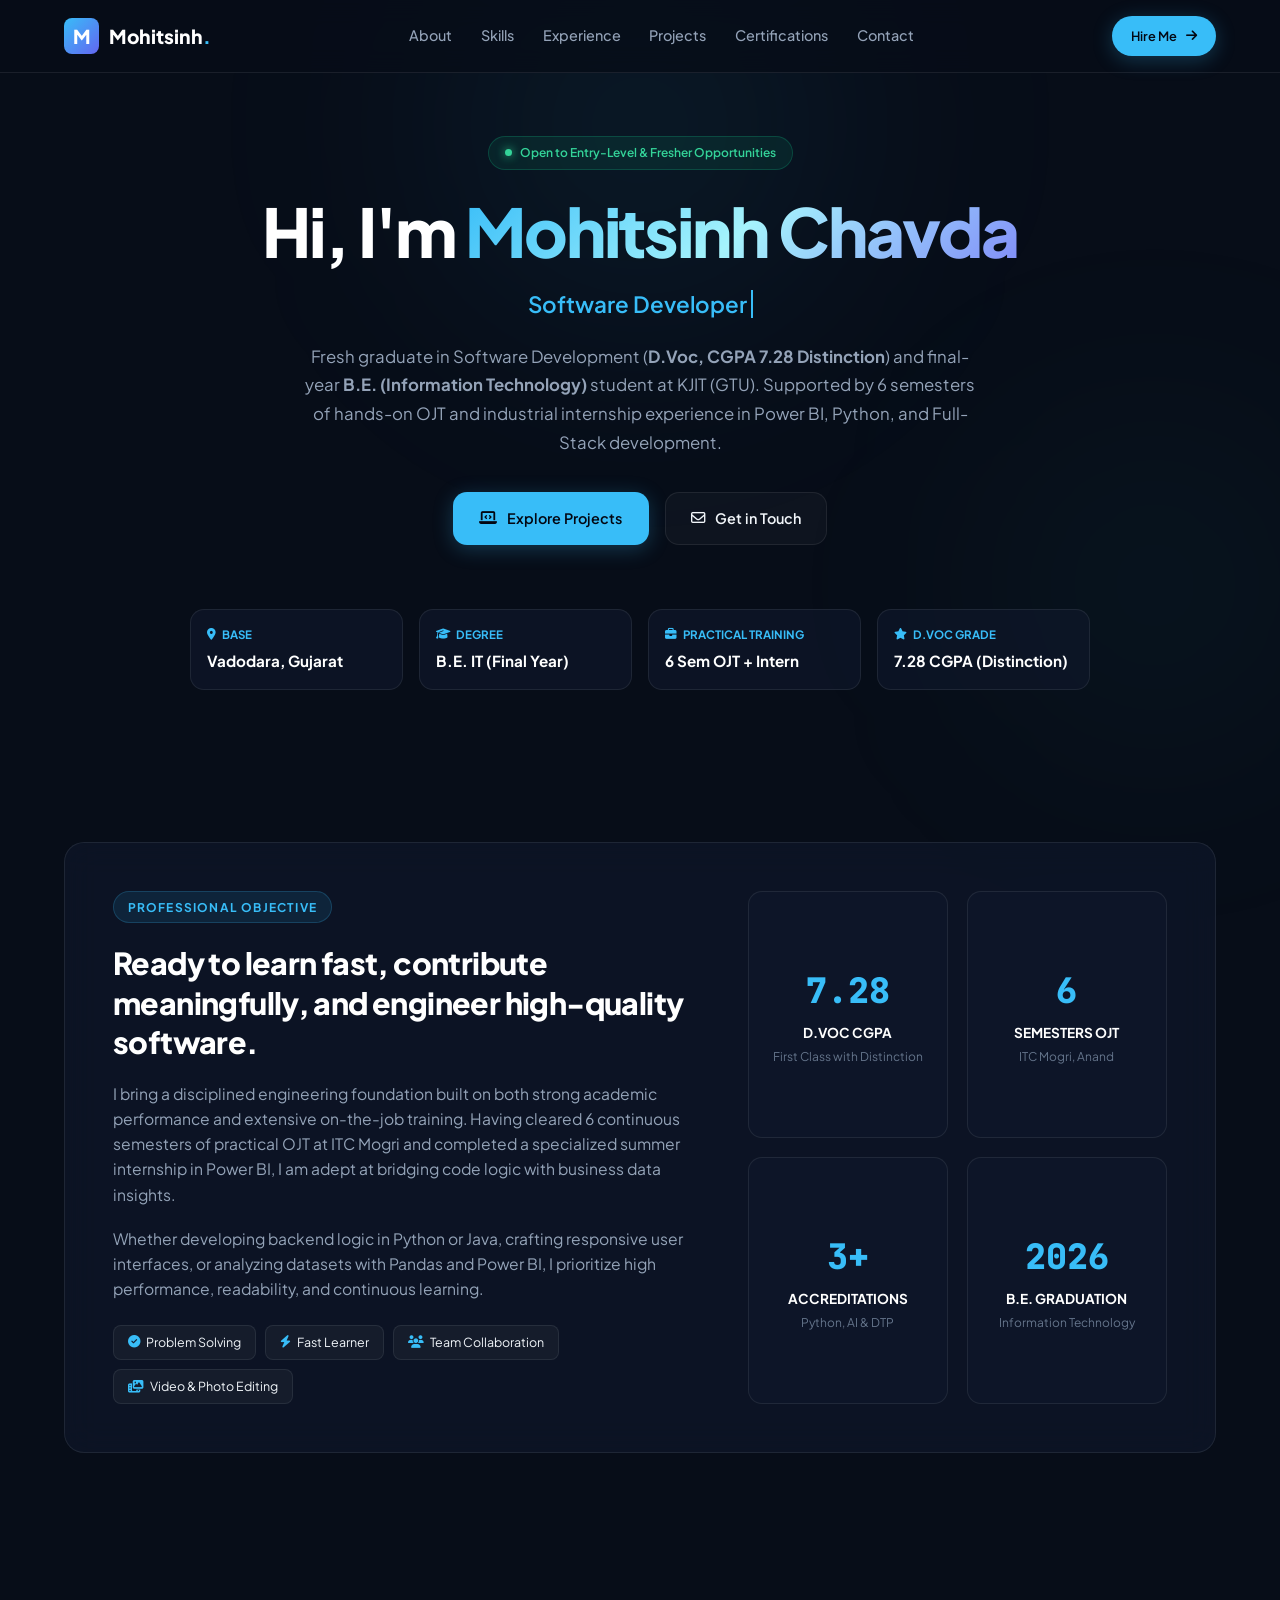
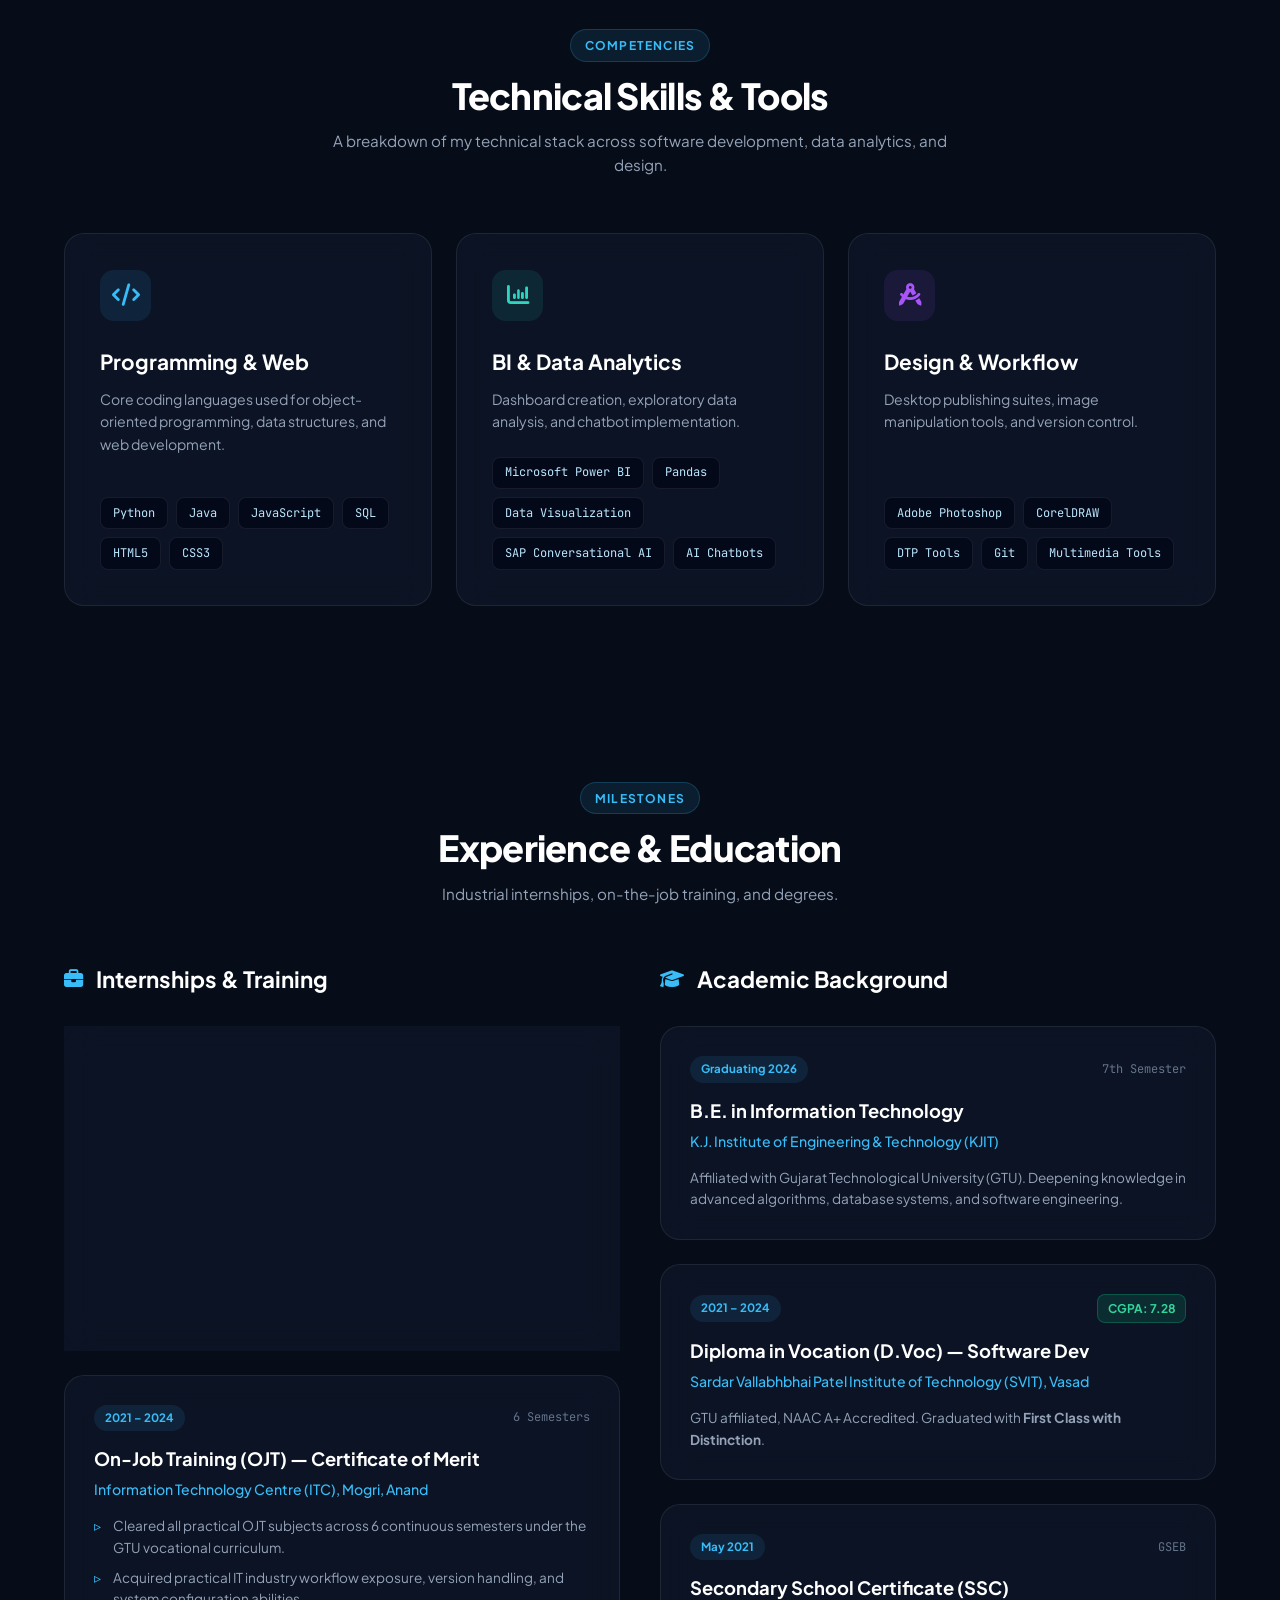
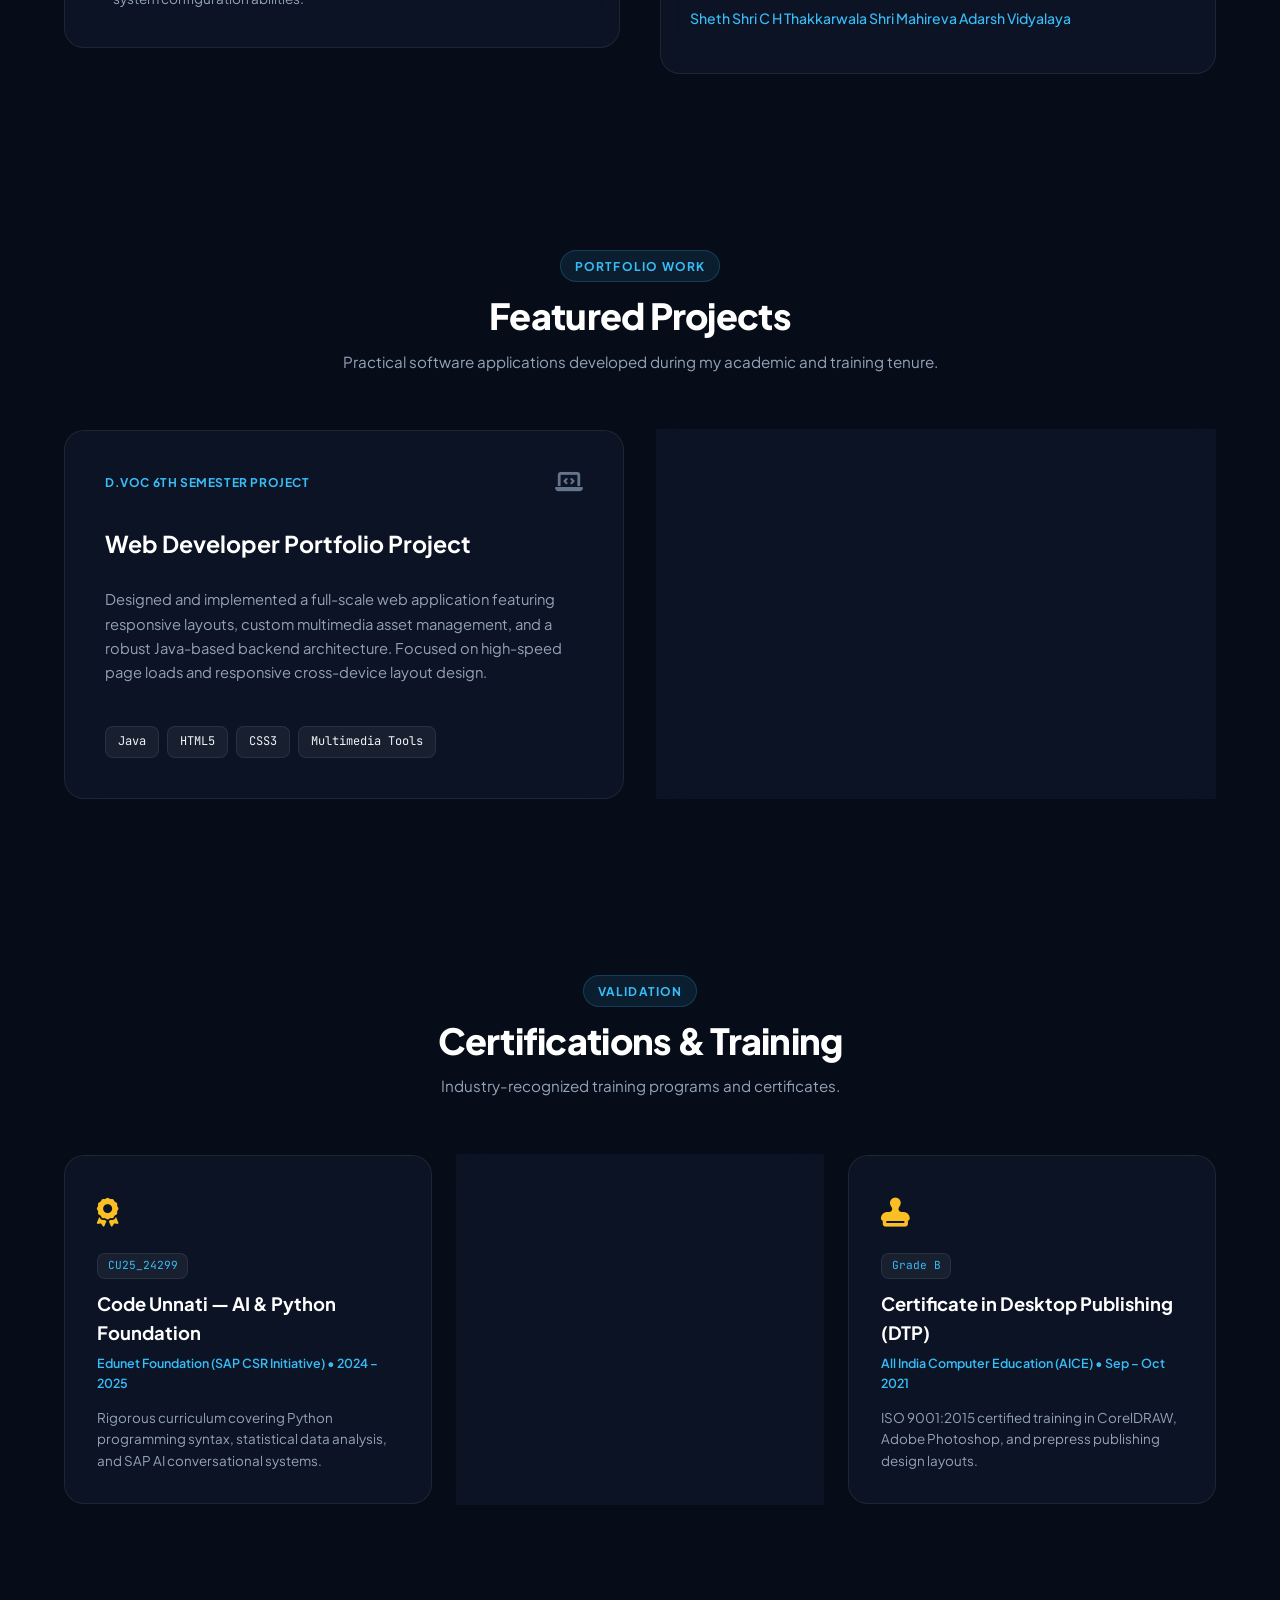
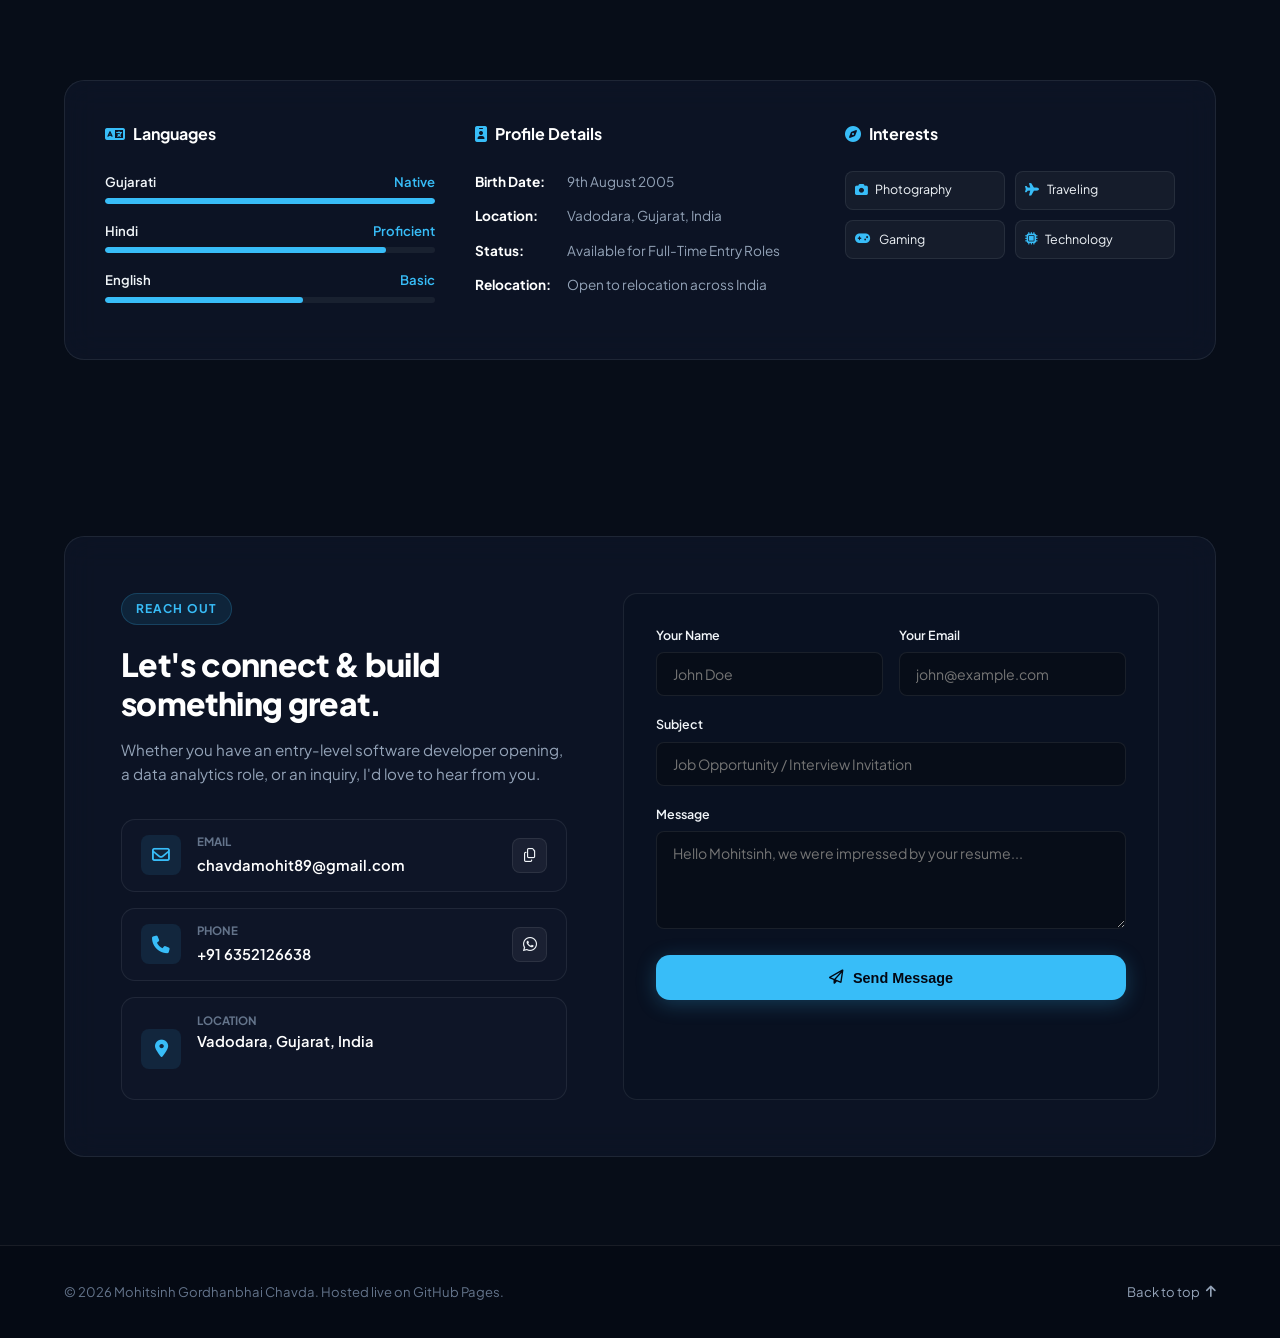
<file: index.html>
<!DOCTYPE html>
<html lang="en">
<head>
  <meta charset="UTF-8" />
  <meta name="viewport" content="width=device-width, initial-scale=1.0" />
  <title>Mohitsinh Chavda | Software Developer & IT Engineer</title>
  <meta name="description" content="Portfolio of Mohitsinh Gordhanbhai Chavda - Software Developer, IT Engineering Student, and Data Enthusiast." />
  
  <!-- Google Fonts & Font Awesome Icons -->
  <link rel="preconnect" href="https://fonts.googleapis.com">
  <link rel="preconnect" href="https://fonts.gstatic.com" crossorigin>
  <link href="https://fonts.googleapis.com/css2?family=Plus+Jakarta+Sans:wght@300;400;500;600;700;800&family=JetBrains+Mono:wght@400;600&display=swap" rel="stylesheet">
  <link rel="stylesheet" href="https://cdnjs.cloudflare.com/ajax/libs/font-awesome/6.5.1/css/all.min.css" />

  <!-- Stylesheet -->
  <link rel="stylesheet" href="style.css" />
</head>
<body>

  <!-- Ambient Glow Effects -->
  <div class="glow-orb orb-1"></div>
  <div class="glow-orb orb-2"></div>

  <!-- NAVIGATION -->
  <header class="navbar" id="navbar">
    <div class="nav-container">
      <a href="#hero" class="nav-logo">
        <span class="logo-badge">M</span>
        <span>Mohitsinh<span class="accent-dot">.</span></span>
      </a>

      <!-- Desktop Links -->
      <nav class="nav-links">
        <a href="#about" class="nav-link">About</a>
        <a href="#skills" class="nav-link">Skills</a>
        <a href="#experience" class="nav-link">Experience</a>
        <a href="#projects" class="nav-link">Projects</a>
        <a href="#certifications" class="nav-link">Certifications</a>
        <a href="#contact" class="nav-link">Contact</a>
      </nav>

      <div class="nav-cta-group">
        <a href="#contact" class="btn btn-primary btn-sm">Hire Me <i class="fa-solid fa-arrow-right"></i></a>
        <button id="menu-toggle" class="menu-toggle" aria-label="Toggle Navigation">
          <i class="fa-solid fa-bars-staggered"></i>
        </button>
      </div>
    </div>

    <!-- Mobile Drawer -->
    <div class="mobile-drawer" id="mobile-drawer">
      <a href="#about" class="mobile-link">About</a>
      <a href="#skills" class="mobile-link">Skills</a>
      <a href="#experience" class="mobile-link">Experience & Education</a>
      <a href="#projects" class="mobile-link">Projects</a>
      <a href="#certifications" class="mobile-link">Certifications</a>
      <a href="#contact" class="mobile-link">Contact</a>
    </div>
  </header>

  <main>
    <!-- HERO SECTION -->
    <section id="hero" class="hero-section">
      <div class="container hero-content">
        <div class="status-badge">
          <span class="status-dot"></span>
          <span>Open to Entry-Level & Fresher Opportunities</span>
        </div>

        <h1 class="hero-title">
          Hi, I'm <span class="gradient-text">Mohitsinh Chavda</span>
        </h1>

        <p class="hero-subtitle">
          <span id="typewriter" class="typewriter-text"></span>
        </p>

        <p class="hero-desc">
          Fresh graduate in Software Development (<strong>D.Voc, CGPA 7.28 Distinction</strong>) and final-year <strong>B.E. (Information Technology)</strong> student at KJIT (GTU). Supported by 6 semesters of hands-on OJT and industrial internship experience in Power BI, Python, and Full-Stack development.
        </p>

        <div class="hero-actions">
          <a href="#projects" class="btn btn-primary"><i class="fa-solid fa-laptop-code"></i> Explore Projects</a>
          <a href="#contact" class="btn btn-outline"><i class="fa-regular fa-envelope"></i> Get in Touch</a>
        </div>

        <!-- Quick Stats Ribbon -->
        <div class="stats-ribbon">
          <div class="stat-card">
            <span class="stat-label"><i class="fa-solid fa-location-dot"></i> Base</span>
            <span class="stat-value">Vadodara, Gujarat</span>
          </div>
          <div class="stat-card">
            <span class="stat-label"><i class="fa-solid fa-graduation-cap"></i> Degree</span>
            <span class="stat-value">B.E. IT (Final Year)</span>
          </div>
          <div class="stat-card">
            <span class="stat-label"><i class="fa-solid fa-briefcase"></i> Practical Training</span>
            <span class="stat-value">6 Sem OJT + Intern</span>
          </div>
          <div class="stat-card">
            <span class="stat-label"><i class="fa-solid fa-star"></i> D.Voc Grade</span>
            <span class="stat-value">7.28 CGPA (Distinction)</span>
          </div>
        </div>
      </div>
    </section>

    <!-- ABOUT SECTION -->
    <section id="about" class="section">
      <div class="container">
        <div class="glass-card about-grid">
          <div class="about-text">
            <span class="section-tag">Professional Objective</span>
            <h2 class="section-heading">Ready to learn fast, contribute meaningfully, and engineer high-quality software.</h2>
            <p>
              I bring a disciplined engineering foundation built on both strong academic performance and extensive on-the-job training. Having cleared 6 continuous semesters of practical OJT at ITC Mogri and completed a specialized summer internship in Power BI, I am adept at bridging code logic with business data insights.
            </p>
            <p>
              Whether developing backend logic in Python or Java, crafting responsive user interfaces, or analyzing datasets with Pandas and Power BI, I prioritize high performance, readability, and continuous learning.
            </p>

            <div class="pill-group">
              <span class="pill"><i class="fa-solid fa-check-circle"></i> Problem Solving</span>
              <span class="pill"><i class="fa-solid fa-bolt"></i> Fast Learner</span>
              <span class="pill"><i class="fa-solid fa-users"></i> Team Collaboration</span>
              <span class="pill"><i class="fa-solid fa-photo-film"></i> Video & Photo Editing</span>
            </div>
          </div>

          <div class="about-highlights">
            <div class="metric-box">
              <span class="metric-number">7.28</span>
              <span class="metric-title">D.Voc CGPA</span>
              <span class="metric-sub">First Class with Distinction</span>
            </div>
            <div class="metric-box">
              <span class="metric-number">6</span>
              <span class="metric-title">Semesters OJT</span>
              <span class="metric-sub">ITC Mogri, Anand</span>
            </div>
            <div class="metric-box">
              <span class="metric-number">3+</span>
              <span class="metric-title">Accreditations</span>
              <span class="metric-sub">Python, AI & DTP</span>
            </div>
            <div class="metric-box">
              <span class="metric-number">2026</span>
              <span class="metric-title">B.E. Graduation</span>
              <span class="metric-sub">Information Technology</span>
            </div>
          </div>
        </div>
      </div>
    </section>

    <!-- SKILLS SECTION -->
    <section id="skills" class="section">
      <div class="container">
        <div class="section-header">
          <span class="section-tag">Competencies</span>
          <h2 class="section-heading">Technical Skills & Tools</h2>
          <p class="section-sub">A breakdown of my technical stack across software development, data analytics, and design.</p>
        </div>

        <div class="skills-grid">
          <!-- Card 1 -->
          <div class="glass-card skill-card">
            <div class="skill-icon icon-cyan">
              <i class="fa-solid fa-code"></i>
            </div>
            <h3>Programming & Web</h3>
            <p>Core coding languages used for object-oriented programming, data structures, and web development.</p>
            <div class="tag-cloud">
              <span class="skill-tag">Python</span>
              <span class="skill-tag">Java</span>
              <span class="skill-tag">JavaScript</span>
              <span class="skill-tag">SQL</span>
              <span class="skill-tag">HTML5</span>
              <span class="skill-tag">CSS3</span>
            </div>
          </div>

          <!-- Card 2 -->
          <div class="glass-card skill-card">
            <div class="skill-icon icon-teal">
              <i class="fa-solid fa-chart-column"></i>
            </div>
            <h3>BI & Data Analytics</h3>
            <p>Dashboard creation, exploratory data analysis, and chatbot implementation.</p>
            <div class="tag-cloud">
              <span class="skill-tag">Microsoft Power BI</span>
              <span class="skill-tag">Pandas</span>
              <span class="skill-tag">Data Visualization</span>
              <span class="skill-tag">SAP Conversational AI</span>
              <span class="skill-tag">AI Chatbots</span>
            </div>
          </div>

          <!-- Card 3 -->
          <div class="glass-card skill-card">
            <div class="skill-icon icon-purple">
              <i class="fa-solid fa-compass-drafting"></i>
            </div>
            <h3>Design & Workflow</h3>
            <p>Desktop publishing suites, image manipulation tools, and version control.</p>
            <div class="tag-cloud">
              <span class="skill-tag">Adobe Photoshop</span>
              <span class="skill-tag">CorelDRAW</span>
              <span class="skill-tag">DTP Tools</span>
              <span class="skill-tag">Git</span>
              <span class="skill-tag">Multimedia Tools</span>
            </div>
          </div>
        </div>
      </div>
    </section>

    <!-- EXPERIENCE & EDUCATION SECTION -->
    <section id="experience" class="section">
      <div class="container">
        <div class="section-header">
          <span class="section-tag">Milestones</span>
          <h2 class="section-heading">Experience & Education</h2>
          <p class="section-sub">Industrial internships, on-the-job training, and degrees.</p>
        </div>

        <div class="timeline-grid">
          <!-- Experience Column -->
          <div>
            <div class="column-title">
              <i class="fa-solid fa-briefcase icon-accent"></i>
              <h3>Internships & Training</h3>
            </div>

            <div class="timeline-list">
              <div class="glass-card timeline-card">
                <div class="timeline-top">
                  <span class="timeline-badge">Jul – Aug 2026</span>
                  <span class="timeline-ref">Ref: jms2139</span>
                </div>
                <h4>Business Intelligence Intern (Power BI)</h4>
                <p class="timeline-org">JMS Infosoft, Vadodara • GTU Summer Internship</p>
                <ul class="bullet-list">
                  <li>Gained practical hands-on experience using Microsoft Power BI for real-world enterprise data reporting.</li>
                  <li>Engineered interactive dashboards, key KPI cards, and custom data visualizations for stakeholders.</li>
                  <li>Completed GTU-recognized Summer Internship with Certificate of Completion.</li>
                </ul>
              </div>

              <div class="glass-card timeline-card">
                <div class="timeline-top">
                  <span class="timeline-badge">2021 – 2024</span>
                  <span class="timeline-ref">6 Semesters</span>
                </div>
                <h4>On-Job Training (OJT) — Certificate of Merit</h4>
                <p class="timeline-org">Information Technology Centre (ITC), Mogri, Anand</p>
                <ul class="bullet-list">
                  <li>Cleared all practical OJT subjects across 6 continuous semesters under the GTU vocational curriculum.</li>
                  <li>Acquired practical IT industry workflow exposure, version handling, and system configuration abilities.</li>
                </ul>
              </div>
            </div>
          </div>

          <!-- Education Column -->
          <div>
            <div class="column-title">
              <i class="fa-solid fa-graduation-cap icon-accent"></i>
              <h3>Academic Background</h3>
            </div>

            <div class="timeline-list">
              <div class="glass-card timeline-card">
                <div class="timeline-top">
                  <span class="timeline-badge">Graduating 2026</span>
                  <span class="timeline-ref">7th Semester</span>
                </div>
                <h4>B.E. in Information Technology</h4>
                <p class="timeline-org">K.J. Institute of Engineering & Technology (KJIT)</p>
                <p class="timeline-detail">Affiliated with Gujarat Technological University (GTU). Deepening knowledge in advanced algorithms, database systems, and software engineering.</p>
              </div>

              <div class="glass-card timeline-card">
                <div class="timeline-top">
                  <span class="timeline-badge">2021 – 2024</span>
                  <span class="score-badge">CGPA: 7.28</span>
                </div>
                <h4>Diploma in Vocation (D.Voc) — Software Dev</h4>
                <p class="timeline-org">Sardar Vallabhbhai Patel Institute of Technology (SVIT), Vasad</p>
                <p class="timeline-detail">GTU affiliated, NAAC A+ Accredited. Graduated with <strong>First Class with Distinction</strong>.</p>
              </div>

              <div class="glass-card timeline-card">
                <div class="timeline-top">
                  <span class="timeline-badge">May 2021</span>
                  <span class="timeline-ref">GSEB</span>
                </div>
                <h4>Secondary School Certificate (SSC)</h4>
                <p class="timeline-org">Sheth Shri C H Thakkarwala Shri Mahireva Adarsh Vidyalaya</p>
              </div>
            </div>
          </div>
        </div>
      </div>
    </section>

    <!-- PROJECTS SECTION -->
    <section id="projects" class="section">
      <div class="container">
        <div class="section-header">
          <span class="section-tag">Portfolio Work</span>
          <h2 class="section-heading">Featured Projects</h2>
          <p class="section-sub">Practical software applications developed during my academic and training tenure.</p>
        </div>

        <div class="projects-grid">
          <!-- Project 1 -->
          <div class="glass-card project-card">
            <div class="project-header">
              <div class="project-category">D.Voc 6th Semester Project</div>
              <i class="fa-solid fa-laptop-code project-icon"></i>
            </div>
            <h3>Web Developer Portfolio Project</h3>
            <p>
              Designed and implemented a full-scale web application featuring responsive layouts, custom multimedia asset management, and a robust Java-based backend architecture. Focused on high-speed page loads and responsive cross-device layout design.
            </p>
            <div class="project-tags">
              <span>Java</span>
              <span>HTML5</span>
              <span>CSS3</span>
              <span>Multimedia Tools</span>
            </div>
          </div>

          <!-- Project 2 -->
          <div class="glass-card project-card">
            <div class="project-header">
              <div class="project-category">Code Unnati (2024 – 2025)</div>
              <i class="fa-solid fa-brain project-icon"></i>
            </div>
            <h3>Data Analysis with Python & SAP AI Chatbot</h3>
            <p>
              Developed an automated data cleaning and exploratory analytics pipeline utilizing Python and Pandas. Integrated an automated conversational chatbot using SAP Conversational AI under the SAP CSR Edunet Foundation program.
            </p>
            <div class="project-tags">
              <span>Python</span>
              <span>Pandas</span>
              <span>SAP AI</span>
              <span>Chatbot Engineering</span>
            </div>
          </div>
        </div>
      </div>
    </section>

    <!-- CERTIFICATIONS SECTION -->
    <section id="certifications" class="section">
      <div class="container">
        <div class="section-header">
          <span class="section-tag">Validation</span>
          <h2 class="section-heading">Certifications & Training</h2>
          <p class="section-sub">Industry-recognized training programs and certificates.</p>
        </div>

        <div class="cert-grid">
          <div class="glass-card cert-card">
            <div class="cert-icon"><i class="fa-solid fa-award"></i></div>
            <span class="cert-badge">CU25_24299</span>
            <h4>Code Unnati — AI & Python Foundation</h4>
            <p class="cert-issuer">Edunet Foundation (SAP CSR Initiative) • 2024 – 2025</p>
            <p class="cert-desc">Rigorous curriculum covering Python programming syntax, statistical data analysis, and SAP AI conversational systems.</p>
          </div>

          <div class="glass-card cert-card">
            <div class="cert-icon"><i class="fa-solid fa-certificate"></i></div>
            <span class="cert-badge">6 Semesters</span>
            <h4>On-Job Training (OJT) Certificate of Merit</h4>
            <p class="cert-issuer">ITC Mogri, Anand • 2021 – 2024</p>
            <p class="cert-desc">Awarded for successful, consistent completion of hands-on workplace IT assignments throughout the 3-year vocational track.</p>
          </div>

          <div class="glass-card cert-card">
            <div class="cert-icon"><i class="fa-solid fa-stamp"></i></div>
            <span class="cert-badge">Grade B</span>
            <h4>Certificate in Desktop Publishing (DTP)</h4>
            <p class="cert-issuer">All India Computer Education (AICE) • Sep – Oct 2021</p>
            <p class="cert-desc">ISO 9001:2015 certified training in CorelDRAW, Adobe Photoshop, and prepress publishing design layouts.</p>
          </div>
        </div>
      </div>
    </section>

    <!-- PERSONAL DETAILS & LANGUAGES -->
    <section class="section">
      <div class="container">
        <div class="glass-card info-matrix">
          <!-- Languages -->
          <div class="matrix-col">
            <h4 class="matrix-title"><i class="fa-solid fa-language"></i> Languages</h4>
            <div class="lang-item">
              <div class="lang-header"><span>Gujarati</span><span class="lang-level">Native</span></div>
              <div class="bar-bg"><div class="bar-fill" style="width: 100%"></div></div>
            </div>
            <div class="lang-item">
              <div class="lang-header"><span>Hindi</span><span class="lang-level">Proficient</span></div>
              <div class="bar-bg"><div class="bar-fill" style="width: 85%"></div></div>
            </div>
            <div class="lang-item">
              <div class="lang-header"><span>English</span><span class="lang-level">Basic</span></div>
              <div class="bar-bg"><div class="bar-fill" style="width: 60%"></div></div>
            </div>
          </div>

          <!-- Personal Info -->
          <div class="matrix-col">
            <h4 class="matrix-title"><i class="fa-solid fa-id-badge"></i> Profile Details</h4>
            <ul class="info-list">
              <li><strong>Birth Date:</strong> 9th August 2005</li>
              <li><strong>Location:</strong> Vadodara, Gujarat, India</li>
              <li><strong>Status:</strong> Available for Full-Time Entry Roles</li>
              <li><strong>Relocation:</strong> Open to relocation across India</li>
            </ul>
          </div>

          <!-- Interests -->
          <div class="matrix-col">
            <h4 class="matrix-title"><i class="fa-solid fa-compass"></i> Interests</h4>
            <div class="interests-grid">
              <span class="interest-pill"><i class="fa-solid fa-camera"></i> Photography</span>
              <span class="interest-pill"><i class="fa-solid fa-plane"></i> Traveling</span>
              <span class="interest-pill"><i class="fa-solid fa-gamepad"></i> Gaming</span>
              <span class="interest-pill"><i class="fa-solid fa-microchip"></i> Technology</span>
            </div>
          </div>
        </div>
      </div>
    </section>

    <!-- CONTACT SECTION -->
    <section id="contact" class="section">
      <div class="container">
        <div class="glass-card contact-wrapper">
          <div class="contact-details">
            <span class="section-tag">Reach Out</span>
            <h2 class="section-heading">Let's connect & build something great.</h2>
            <p>
              Whether you have an entry-level software developer opening, a data analytics role, or an inquiry, I'd love to hear from you.
            </p>

            <div class="contact-methods">
              <div class="contact-item">
                <div class="contact-icon"><i class="fa-regular fa-envelope"></i></div>
                <div class="contact-text">
                  <span>Email</span>
                  <a href="mailto:chavdamohit89@gmail.com">chavdamohit89@gmail.com</a>
                </div>
                <button class="copy-btn" onclick="copyEmail('chavdamohit89@gmail.com')" title="Copy Email">
                  <i class="fa-regular fa-copy"></i>
                </button>
              </div>

              <div class="contact-item">
                <div class="contact-icon"><i class="fa-solid fa-phone"></i></div>
                <div class="contact-text">
                  <span>Phone</span>
                  <a href="tel:+916352126638">+91 6352126638</a>
                </div>
                <a href="https://wa.me/916352126638" target="_blank" class="whatsapp-btn" title="Chat on WhatsApp">
                  <i class="fa-brands fa-whatsapp"></i>
                </a>
              </div>

              <div class="contact-item">
                <div class="contact-icon"><i class="fa-solid fa-location-dot"></i></div>
                <div class="contact-text">
                  <span>Location</span>
                  <p>Vadodara, Gujarat, India</p>
                </div>
              </div>
            </div>
          </div>

          <!-- Contact Form -->
          <div class="contact-form-box">
            <form id="contact-form" onsubmit="handleFormSubmit(event)">
              <div class="form-row">
                <div class="form-group">
                  <label for="name">Your Name</label>
                  <input type="text" id="name" required placeholder="John Doe" />
                </div>
                <div class="form-group">
                  <label for="email">Your Email</label>
                  <input type="email" id="email" required placeholder="john@example.com" />
                </div>
              </div>

              <div class="form-group">
                <label for="subject">Subject</label>
                <input type="text" id="subject" required placeholder="Job Opportunity / Interview Invitation" />
              </div>

              <div class="form-group">
                <label for="message">Message</label>
                <textarea id="message" rows="4" required placeholder="Hello Mohitsinh, we were impressed by your resume..."></textarea>
              </div>

              <button type="submit" id="submit-btn" class="btn btn-primary btn-block">
                <i class="fa-regular fa-paper-plane"></i> Send Message
              </button>

              <div id="form-toast" class="form-toast hidden"></div>
            </form>
          </div>
        </div>
      </div>
    </section>
  </main>

  <!-- FOOTER -->
  <footer class="footer">
    <div class="container footer-content">
      <p>© <span id="current-year"></span> Mohitsinh Gordhanbhai Chavda. Hosted live on GitHub Pages.</p>
      <a href="#hero" class="back-to-top">Back to top <i class="fa-solid fa-arrow-up"></i></a>
    </div>
  </footer>

  <!-- Notification Toast for Copy -->
  <div id="copy-toast" class="toast hidden">Copied to clipboard!</div>

  <script src="script.js"></script>
</body>
</html>
</file>
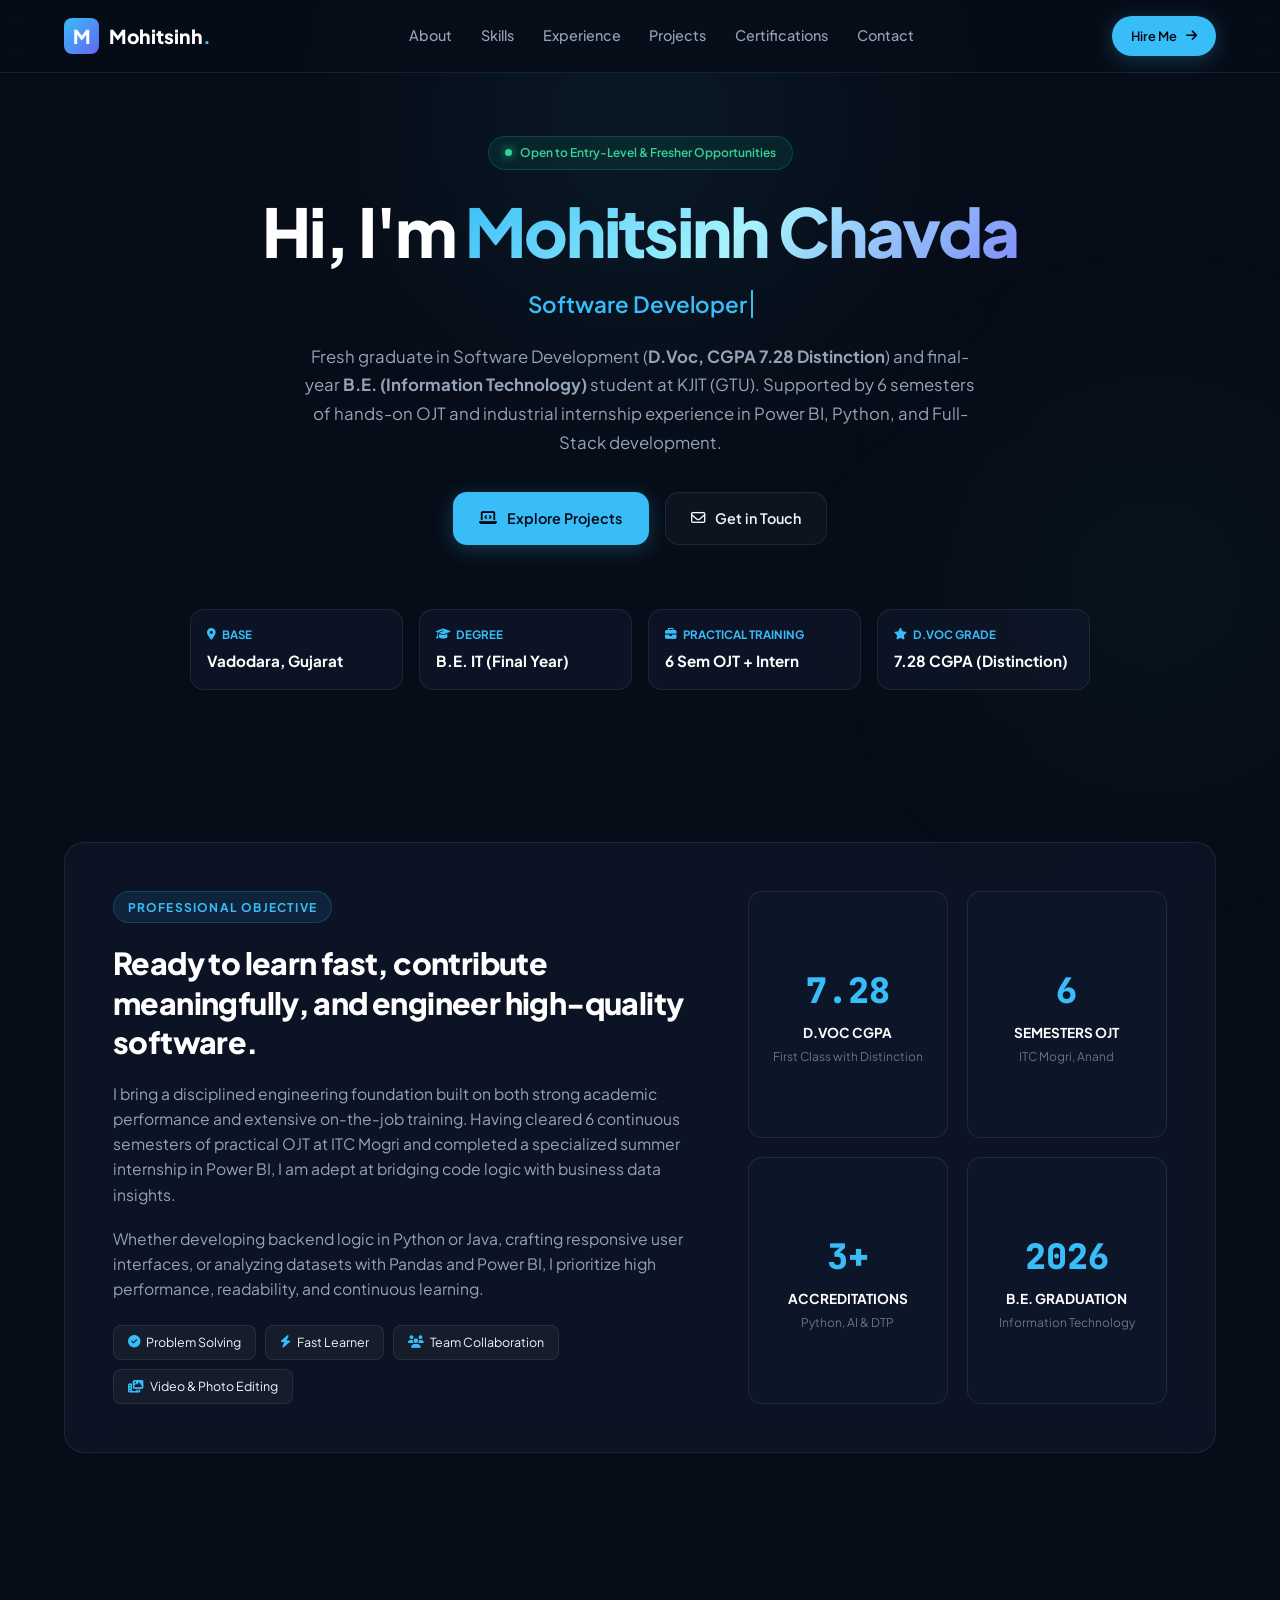
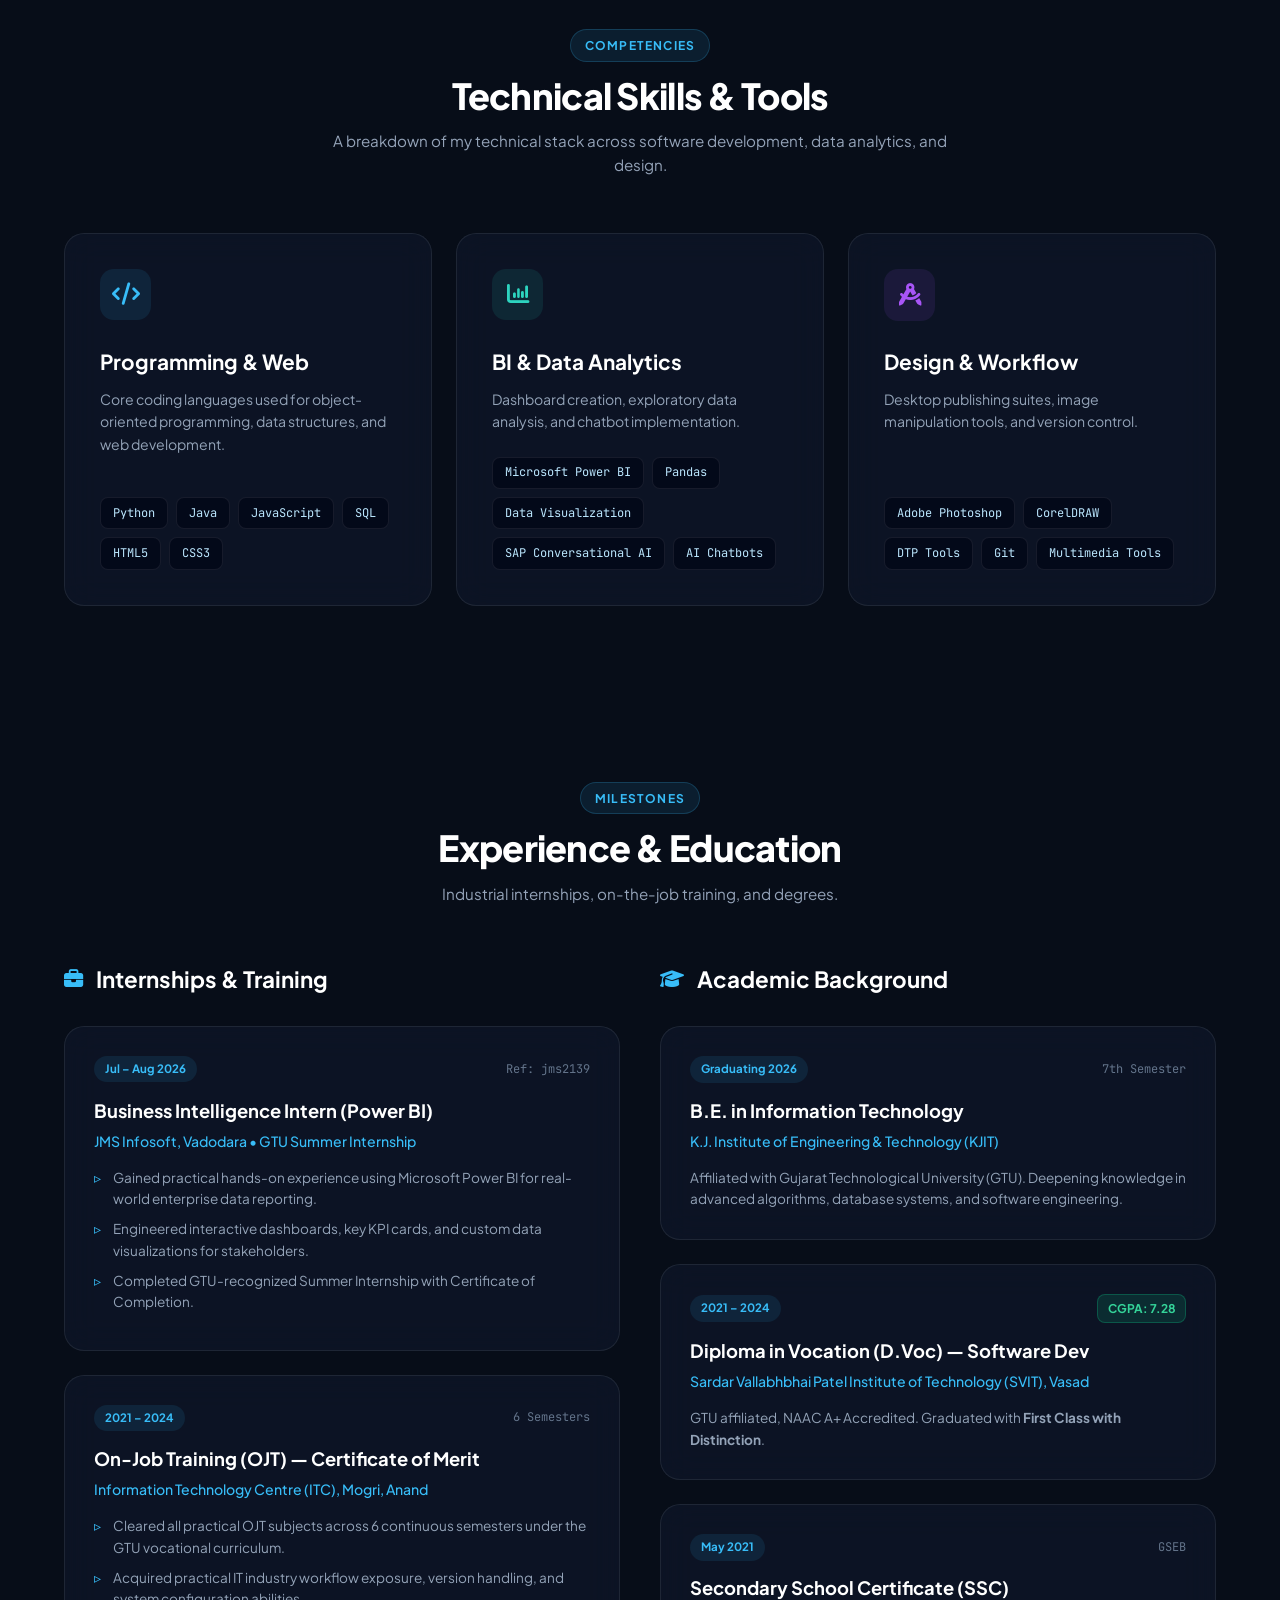
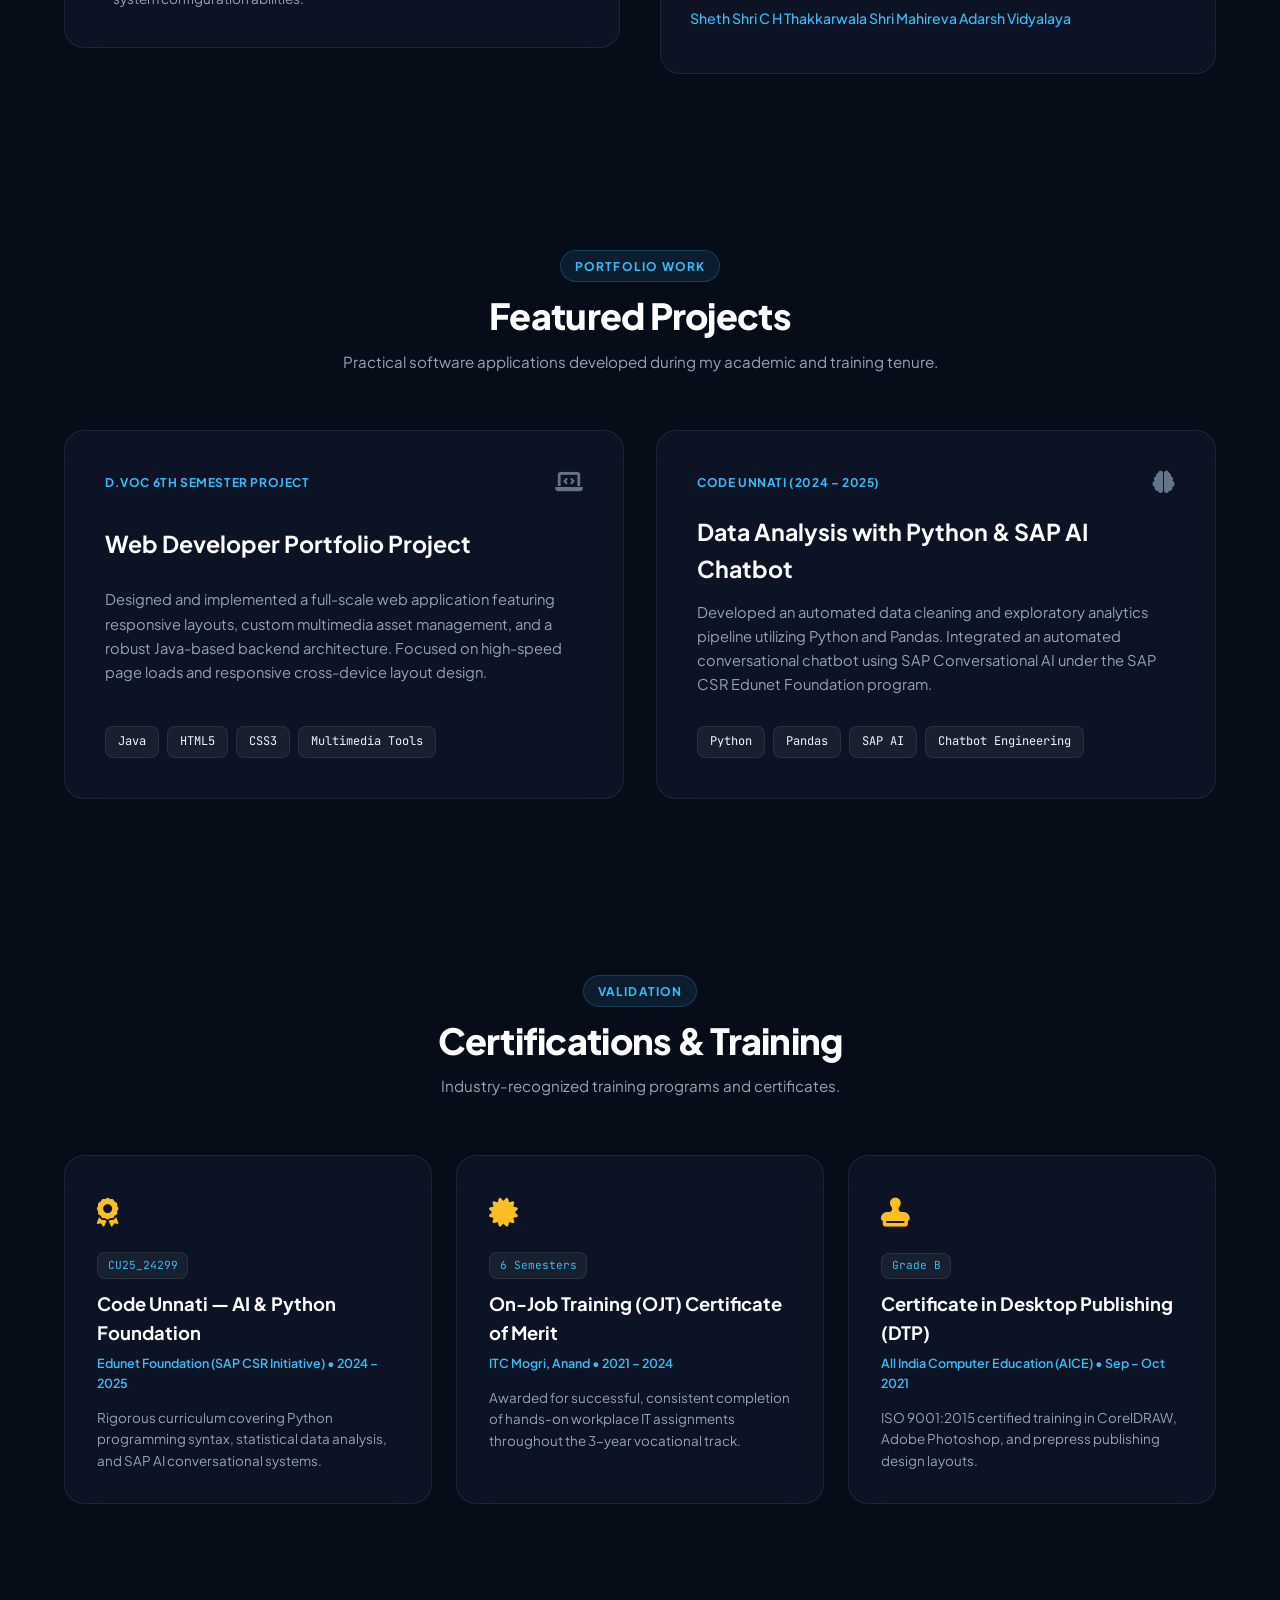
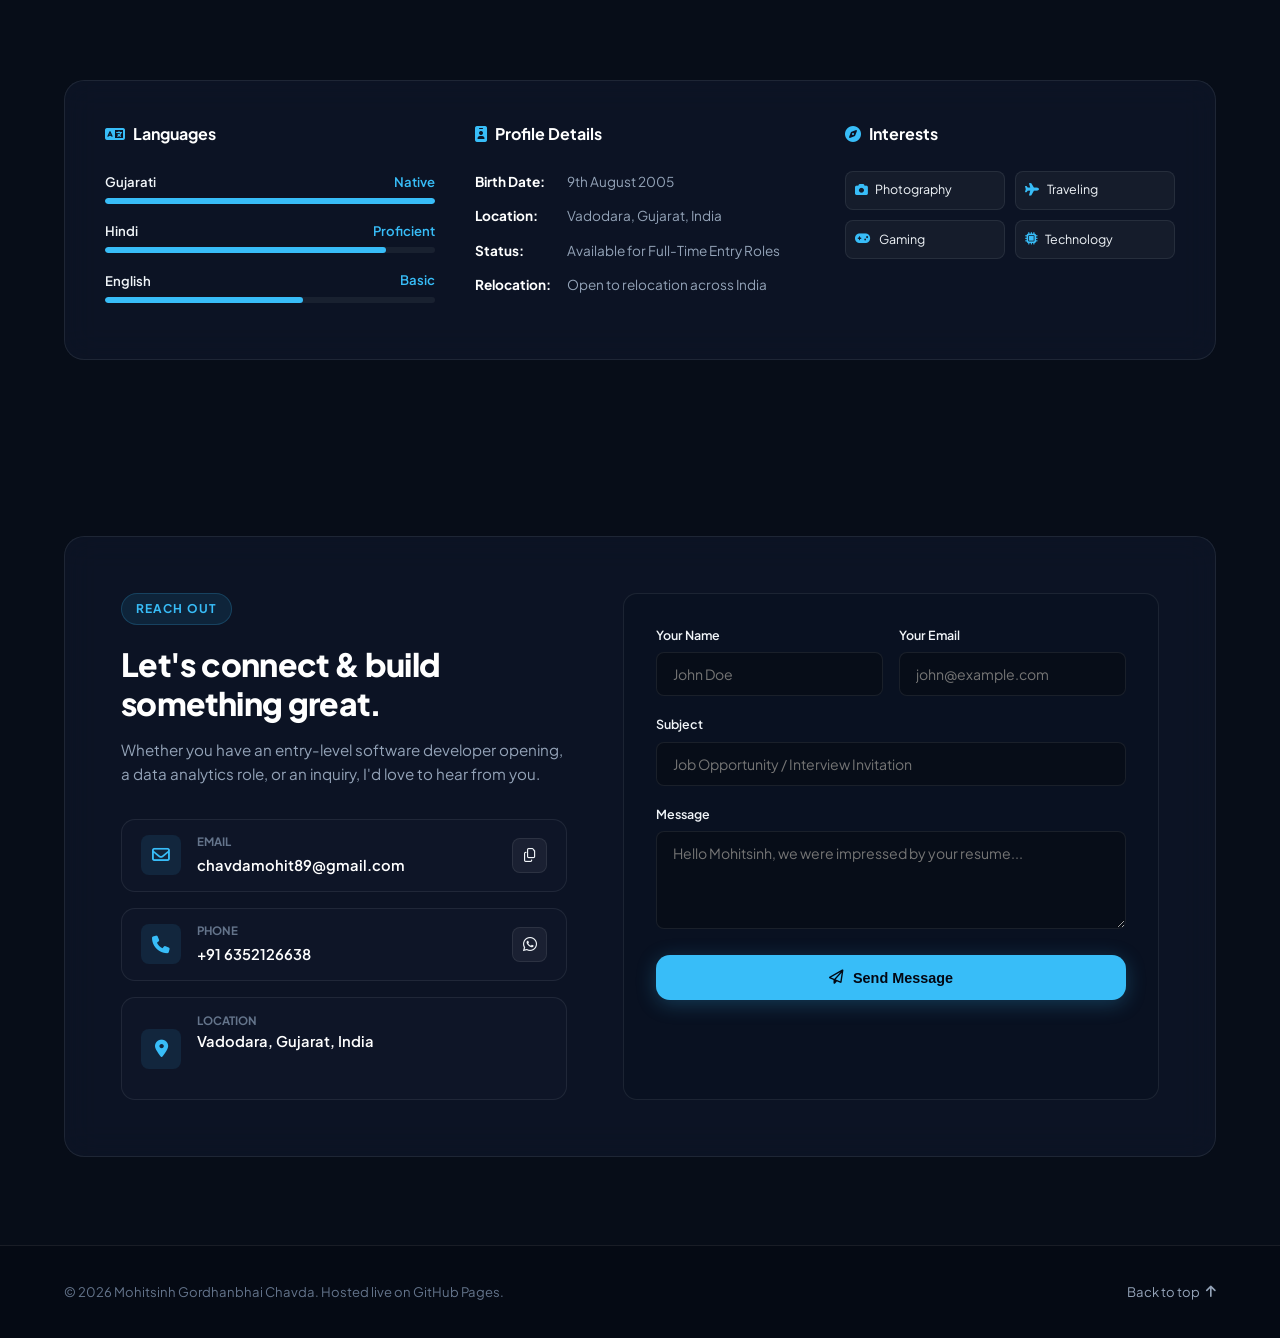
<file: ai_studio_code (4).html>
<!DOCTYPE html>
<html lang="en">
<head>
  <meta charset="UTF-8" />
  <meta name="viewport" content="width=device-width, initial-scale=1.0" />
  <title>Mohitsinh Chavda | Software Developer & IT Engineer</title>
  <meta name="description" content="Portfolio of Mohitsinh Gordhanbhai Chavda - Software Developer, IT Engineering Student, and Data Enthusiast." />
  
  <!-- Google Fonts & Font Awesome Icons -->
  <link rel="preconnect" href="https://fonts.googleapis.com">
  <link rel="preconnect" href="https://fonts.gstatic.com" crossorigin>
  <link href="https://fonts.googleapis.com/css2?family=Plus+Jakarta+Sans:wght@300;400;500;600;700;800&family=JetBrains+Mono:wght@400;600&display=swap" rel="stylesheet">
  <link rel="stylesheet" href="https://cdnjs.cloudflare.com/ajax/libs/font-awesome/6.5.1/css/all.min.css" />

  <!-- Stylesheet -->
  <link rel="stylesheet" href="style.css" />
</head>
<body>

  <!-- Ambient Glow Effects -->
  <div class="glow-orb orb-1"></div>
  <div class="glow-orb orb-2"></div>

  <!-- NAVIGATION -->
  <header class="navbar" id="navbar">
    <div class="nav-container">
      <a href="#hero" class="nav-logo">
        <span class="logo-badge">M</span>
        <span>Mohitsinh<span class="accent-dot">.</span></span>
      </a>

      <!-- Desktop Links -->
      <nav class="nav-links">
        <a href="#about" class="nav-link">About</a>
        <a href="#skills" class="nav-link">Skills</a>
        <a href="#experience" class="nav-link">Experience</a>
        <a href="#projects" class="nav-link">Projects</a>
        <a href="#certifications" class="nav-link">Certifications</a>
        <a href="#contact" class="nav-link">Contact</a>
      </nav>

      <div class="nav-cta-group">
        <a href="#contact" class="btn btn-primary btn-sm">Hire Me <i class="fa-solid fa-arrow-right"></i></a>
        <button id="menu-toggle" class="menu-toggle" aria-label="Toggle Navigation">
          <i class="fa-solid fa-bars-staggered"></i>
        </button>
      </div>
    </div>

    <!-- Mobile Drawer -->
    <div class="mobile-drawer" id="mobile-drawer">
      <a href="#about" class="mobile-link">About</a>
      <a href="#skills" class="mobile-link">Skills</a>
      <a href="#experience" class="mobile-link">Experience & Education</a>
      <a href="#projects" class="mobile-link">Projects</a>
      <a href="#certifications" class="mobile-link">Certifications</a>
      <a href="#contact" class="mobile-link">Contact</a>
    </div>
  </header>

  <main>
    <!-- HERO SECTION -->
    <section id="hero" class="hero-section">
      <div class="container hero-content">
        <div class="status-badge">
          <span class="status-dot"></span>
          <span>Open to Entry-Level & Fresher Opportunities</span>
        </div>

        <h1 class="hero-title">
          Hi, I'm <span class="gradient-text">Mohitsinh Chavda</span>
        </h1>

        <p class="hero-subtitle">
          <span id="typewriter" class="typewriter-text"></span>
        </p>

        <p class="hero-desc">
          Fresh graduate in Software Development (<strong>D.Voc, CGPA 7.28 Distinction</strong>) and final-year <strong>B.E. (Information Technology)</strong> student at KJIT (GTU). Supported by 6 semesters of hands-on OJT and industrial internship experience in Power BI, Python, and Full-Stack development.
        </p>

        <div class="hero-actions">
          <a href="#projects" class="btn btn-primary"><i class="fa-solid fa-laptop-code"></i> Explore Projects</a>
          <a href="#contact" class="btn btn-outline"><i class="fa-regular fa-envelope"></i> Get in Touch</a>
        </div>

        <!-- Quick Stats Ribbon -->
        <div class="stats-ribbon">
          <div class="stat-card">
            <span class="stat-label"><i class="fa-solid fa-location-dot"></i> Base</span>
            <span class="stat-value">Vadodara, Gujarat</span>
          </div>
          <div class="stat-card">
            <span class="stat-label"><i class="fa-solid fa-graduation-cap"></i> Degree</span>
            <span class="stat-value">B.E. IT (Final Year)</span>
          </div>
          <div class="stat-card">
            <span class="stat-label"><i class="fa-solid fa-briefcase"></i> Practical Training</span>
            <span class="stat-value">6 Sem OJT + Intern</span>
          </div>
          <div class="stat-card">
            <span class="stat-label"><i class="fa-solid fa-star"></i> D.Voc Grade</span>
            <span class="stat-value">7.28 CGPA (Distinction)</span>
          </div>
        </div>
      </div>
    </section>

    <!-- ABOUT SECTION -->
    <section id="about" class="section">
      <div class="container">
        <div class="glass-card about-grid">
          <div class="about-text">
            <span class="section-tag">Professional Objective</span>
            <h2 class="section-heading">Ready to learn fast, contribute meaningfully, and engineer high-quality software.</h2>
            <p>
              I bring a disciplined engineering foundation built on both strong academic performance and extensive on-the-job training. Having cleared 6 continuous semesters of practical OJT at ITC Mogri and completed a specialized summer internship in Power BI, I am adept at bridging code logic with business data insights.
            </p>
            <p>
              Whether developing backend logic in Python or Java, crafting responsive user interfaces, or analyzing datasets with Pandas and Power BI, I prioritize high performance, readability, and continuous learning.
            </p>

            <div class="pill-group">
              <span class="pill"><i class="fa-solid fa-check-circle"></i> Problem Solving</span>
              <span class="pill"><i class="fa-solid fa-bolt"></i> Fast Learner</span>
              <span class="pill"><i class="fa-solid fa-users"></i> Team Collaboration</span>
              <span class="pill"><i class="fa-solid fa-photo-film"></i> Video & Photo Editing</span>
            </div>
          </div>

          <div class="about-highlights">
            <div class="metric-box">
              <span class="metric-number">7.28</span>
              <span class="metric-title">D.Voc CGPA</span>
              <span class="metric-sub">First Class with Distinction</span>
            </div>
            <div class="metric-box">
              <span class="metric-number">6</span>
              <span class="metric-title">Semesters OJT</span>
              <span class="metric-sub">ITC Mogri, Anand</span>
            </div>
            <div class="metric-box">
              <span class="metric-number">3+</span>
              <span class="metric-title">Accreditations</span>
              <span class="metric-sub">Python, AI & DTP</span>
            </div>
            <div class="metric-box">
              <span class="metric-number">2026</span>
              <span class="metric-title">B.E. Graduation</span>
              <span class="metric-sub">Information Technology</span>
            </div>
          </div>
        </div>
      </div>
    </section>

    <!-- SKILLS SECTION -->
    <section id="skills" class="section">
      <div class="container">
        <div class="section-header">
          <span class="section-tag">Competencies</span>
          <h2 class="section-heading">Technical Skills & Tools</h2>
          <p class="section-sub">A breakdown of my technical stack across software development, data analytics, and design.</p>
        </div>

        <div class="skills-grid">
          <!-- Card 1 -->
          <div class="glass-card skill-card">
            <div class="skill-icon icon-cyan">
              <i class="fa-solid fa-code"></i>
            </div>
            <h3>Programming & Web</h3>
            <p>Core coding languages used for object-oriented programming, data structures, and web development.</p>
            <div class="tag-cloud">
              <span class="skill-tag">Python</span>
              <span class="skill-tag">Java</span>
              <span class="skill-tag">JavaScript</span>
              <span class="skill-tag">SQL</span>
              <span class="skill-tag">HTML5</span>
              <span class="skill-tag">CSS3</span>
            </div>
          </div>

          <!-- Card 2 -->
          <div class="glass-card skill-card">
            <div class="skill-icon icon-teal">
              <i class="fa-solid fa-chart-column"></i>
            </div>
            <h3>BI & Data Analytics</h3>
            <p>Dashboard creation, exploratory data analysis, and chatbot implementation.</p>
            <div class="tag-cloud">
              <span class="skill-tag">Microsoft Power BI</span>
              <span class="skill-tag">Pandas</span>
              <span class="skill-tag">Data Visualization</span>
              <span class="skill-tag">SAP Conversational AI</span>
              <span class="skill-tag">AI Chatbots</span>
            </div>
          </div>

          <!-- Card 3 -->
          <div class="glass-card skill-card">
            <div class="skill-icon icon-purple">
              <i class="fa-solid fa-compass-drafting"></i>
            </div>
            <h3>Design & Workflow</h3>
            <p>Desktop publishing suites, image manipulation tools, and version control.</p>
            <div class="tag-cloud">
              <span class="skill-tag">Adobe Photoshop</span>
              <span class="skill-tag">CorelDRAW</span>
              <span class="skill-tag">DTP Tools</span>
              <span class="skill-tag">Git</span>
              <span class="skill-tag">Multimedia Tools</span>
            </div>
          </div>
        </div>
      </div>
    </section>

    <!-- EXPERIENCE & EDUCATION SECTION -->
    <section id="experience" class="section">
      <div class="container">
        <div class="section-header">
          <span class="section-tag">Milestones</span>
          <h2 class="section-heading">Experience & Education</h2>
          <p class="section-sub">Industrial internships, on-the-job training, and degrees.</p>
        </div>

        <div class="timeline-grid">
          <!-- Experience Column -->
          <div>
            <div class="column-title">
              <i class="fa-solid fa-briefcase icon-accent"></i>
              <h3>Internships & Training</h3>
            </div>

            <div class="timeline-list">
              <div class="glass-card timeline-card">
                <div class="timeline-top">
                  <span class="timeline-badge">Jul – Aug 2026</span>
                  <span class="timeline-ref">Ref: jms2139</span>
                </div>
                <h4>Business Intelligence Intern (Power BI)</h4>
                <p class="timeline-org">JMS Infosoft, Vadodara • GTU Summer Internship</p>
                <ul class="bullet-list">
                  <li>Gained practical hands-on experience using Microsoft Power BI for real-world enterprise data reporting.</li>
                  <li>Engineered interactive dashboards, key KPI cards, and custom data visualizations for stakeholders.</li>
                  <li>Completed GTU-recognized Summer Internship with Certificate of Completion.</li>
                </ul>
              </div>

              <div class="glass-card timeline-card">
                <div class="timeline-top">
                  <span class="timeline-badge">2021 – 2024</span>
                  <span class="timeline-ref">6 Semesters</span>
                </div>
                <h4>On-Job Training (OJT) — Certificate of Merit</h4>
                <p class="timeline-org">Information Technology Centre (ITC), Mogri, Anand</p>
                <ul class="bullet-list">
                  <li>Cleared all practical OJT subjects across 6 continuous semesters under the GTU vocational curriculum.</li>
                  <li>Acquired practical IT industry workflow exposure, version handling, and system configuration abilities.</li>
                </ul>
              </div>
            </div>
          </div>

          <!-- Education Column -->
          <div>
            <div class="column-title">
              <i class="fa-solid fa-graduation-cap icon-accent"></i>
              <h3>Academic Background</h3>
            </div>

            <div class="timeline-list">
              <div class="glass-card timeline-card">
                <div class="timeline-top">
                  <span class="timeline-badge">Graduating 2026</span>
                  <span class="timeline-ref">7th Semester</span>
                </div>
                <h4>B.E. in Information Technology</h4>
                <p class="timeline-org">K.J. Institute of Engineering & Technology (KJIT)</p>
                <p class="timeline-detail">Affiliated with Gujarat Technological University (GTU). Deepening knowledge in advanced algorithms, database systems, and software engineering.</p>
              </div>

              <div class="glass-card timeline-card">
                <div class="timeline-top">
                  <span class="timeline-badge">2021 – 2024</span>
                  <span class="score-badge">CGPA: 7.28</span>
                </div>
                <h4>Diploma in Vocation (D.Voc) — Software Dev</h4>
                <p class="timeline-org">Sardar Vallabhbhai Patel Institute of Technology (SVIT), Vasad</p>
                <p class="timeline-detail">GTU affiliated, NAAC A+ Accredited. Graduated with <strong>First Class with Distinction</strong>.</p>
              </div>

              <div class="glass-card timeline-card">
                <div class="timeline-top">
                  <span class="timeline-badge">May 2021</span>
                  <span class="timeline-ref">GSEB</span>
                </div>
                <h4>Secondary School Certificate (SSC)</h4>
                <p class="timeline-org">Sheth Shri C H Thakkarwala Shri Mahireva Adarsh Vidyalaya</p>
              </div>
            </div>
          </div>
        </div>
      </div>
    </section>

    <!-- PROJECTS SECTION -->
    <section id="projects" class="section">
      <div class="container">
        <div class="section-header">
          <span class="section-tag">Portfolio Work</span>
          <h2 class="section-heading">Featured Projects</h2>
          <p class="section-sub">Practical software applications developed during my academic and training tenure.</p>
        </div>

        <div class="projects-grid">
          <!-- Project 1 -->
          <div class="glass-card project-card">
            <div class="project-header">
              <div class="project-category">D.Voc 6th Semester Project</div>
              <i class="fa-solid fa-laptop-code project-icon"></i>
            </div>
            <h3>Web Developer Portfolio Project</h3>
            <p>
              Designed and implemented a full-scale web application featuring responsive layouts, custom multimedia asset management, and a robust Java-based backend architecture. Focused on high-speed page loads and responsive cross-device layout design.
            </p>
            <div class="project-tags">
              <span>Java</span>
              <span>HTML5</span>
              <span>CSS3</span>
              <span>Multimedia Tools</span>
            </div>
          </div>

          <!-- Project 2 -->
          <div class="glass-card project-card">
            <div class="project-header">
              <div class="project-category">Code Unnati (2024 – 2025)</div>
              <i class="fa-solid fa-brain project-icon"></i>
            </div>
            <h3>Data Analysis with Python & SAP AI Chatbot</h3>
            <p>
              Developed an automated data cleaning and exploratory analytics pipeline utilizing Python and Pandas. Integrated an automated conversational chatbot using SAP Conversational AI under the SAP CSR Edunet Foundation program.
            </p>
            <div class="project-tags">
              <span>Python</span>
              <span>Pandas</span>
              <span>SAP AI</span>
              <span>Chatbot Engineering</span>
            </div>
          </div>
        </div>
      </div>
    </section>

    <!-- CERTIFICATIONS SECTION -->
    <section id="certifications" class="section">
      <div class="container">
        <div class="section-header">
          <span class="section-tag">Validation</span>
          <h2 class="section-heading">Certifications & Training</h2>
          <p class="section-sub">Industry-recognized training programs and certificates.</p>
        </div>

        <div class="cert-grid">
          <div class="glass-card cert-card">
            <div class="cert-icon"><i class="fa-solid fa-award"></i></div>
            <span class="cert-badge">CU25_24299</span>
            <h4>Code Unnati — AI & Python Foundation</h4>
            <p class="cert-issuer">Edunet Foundation (SAP CSR Initiative) • 2024 – 2025</p>
            <p class="cert-desc">Rigorous curriculum covering Python programming syntax, statistical data analysis, and SAP AI conversational systems.</p>
          </div>

          <div class="glass-card cert-card">
            <div class="cert-icon"><i class="fa-solid fa-certificate"></i></div>
            <span class="cert-badge">6 Semesters</span>
            <h4>On-Job Training (OJT) Certificate of Merit</h4>
            <p class="cert-issuer">ITC Mogri, Anand • 2021 – 2024</p>
            <p class="cert-desc">Awarded for successful, consistent completion of hands-on workplace IT assignments throughout the 3-year vocational track.</p>
          </div>

          <div class="glass-card cert-card">
            <div class="cert-icon"><i class="fa-solid fa-stamp"></i></div>
            <span class="cert-badge">Grade B</span>
            <h4>Certificate in Desktop Publishing (DTP)</h4>
            <p class="cert-issuer">All India Computer Education (AICE) • Sep – Oct 2021</p>
            <p class="cert-desc">ISO 9001:2015 certified training in CorelDRAW, Adobe Photoshop, and prepress publishing design layouts.</p>
          </div>
        </div>
      </div>
    </section>

    <!-- PERSONAL DETAILS & LANGUAGES -->
    <section class="section">
      <div class="container">
        <div class="glass-card info-matrix">
          <!-- Languages -->
          <div class="matrix-col">
            <h4 class="matrix-title"><i class="fa-solid fa-language"></i> Languages</h4>
            <div class="lang-item">
              <div class="lang-header"><span>Gujarati</span><span class="lang-level">Native</span></div>
              <div class="bar-bg"><div class="bar-fill" style="width: 100%"></div></div>
            </div>
            <div class="lang-item">
              <div class="lang-header"><span>Hindi</span><span class="lang-level">Proficient</span></div>
              <div class="bar-bg"><div class="bar-fill" style="width: 85%"></div></div>
            </div>
            <div class="lang-item">
              <div class="lang-header"><span>English</span><span class="lang-level">Basic</span></div>
              <div class="bar-bg"><div class="bar-fill" style="width: 60%"></div></div>
            </div>
          </div>

          <!-- Personal Info -->
          <div class="matrix-col">
            <h4 class="matrix-title"><i class="fa-solid fa-id-badge"></i> Profile Details</h4>
            <ul class="info-list">
              <li><strong>Birth Date:</strong> 9th August 2005</li>
              <li><strong>Location:</strong> Vadodara, Gujarat, India</li>
              <li><strong>Status:</strong> Available for Full-Time Entry Roles</li>
              <li><strong>Relocation:</strong> Open to relocation across India</li>
            </ul>
          </div>

          <!-- Interests -->
          <div class="matrix-col">
            <h4 class="matrix-title"><i class="fa-solid fa-compass"></i> Interests</h4>
            <div class="interests-grid">
              <span class="interest-pill"><i class="fa-solid fa-camera"></i> Photography</span>
              <span class="interest-pill"><i class="fa-solid fa-plane"></i> Traveling</span>
              <span class="interest-pill"><i class="fa-solid fa-gamepad"></i> Gaming</span>
              <span class="interest-pill"><i class="fa-solid fa-microchip"></i> Technology</span>
            </div>
          </div>
        </div>
      </div>
    </section>

    <!-- CONTACT SECTION -->
    <section id="contact" class="section">
      <div class="container">
        <div class="glass-card contact-wrapper">
          <div class="contact-details">
            <span class="section-tag">Reach Out</span>
            <h2 class="section-heading">Let's connect & build something great.</h2>
            <p>
              Whether you have an entry-level software developer opening, a data analytics role, or an inquiry, I'd love to hear from you.
            </p>

            <div class="contact-methods">
              <div class="contact-item">
                <div class="contact-icon"><i class="fa-regular fa-envelope"></i></div>
                <div class="contact-text">
                  <span>Email</span>
                  <a href="mailto:chavdamohit89@gmail.com">chavdamohit89@gmail.com</a>
                </div>
                <button class="copy-btn" onclick="copyEmail('chavdamohit89@gmail.com')" title="Copy Email">
                  <i class="fa-regular fa-copy"></i>
                </button>
              </div>

              <div class="contact-item">
                <div class="contact-icon"><i class="fa-solid fa-phone"></i></div>
                <div class="contact-text">
                  <span>Phone</span>
                  <a href="tel:+916352126638">+91 6352126638</a>
                </div>
                <a href="https://wa.me/916352126638" target="_blank" class="whatsapp-btn" title="Chat on WhatsApp">
                  <i class="fa-brands fa-whatsapp"></i>
                </a>
              </div>

              <div class="contact-item">
                <div class="contact-icon"><i class="fa-solid fa-location-dot"></i></div>
                <div class="contact-text">
                  <span>Location</span>
                  <p>Vadodara, Gujarat, India</p>
                </div>
              </div>
            </div>
          </div>

          <!-- Contact Form -->
          <div class="contact-form-box">
            <form id="contact-form" onsubmit="handleFormSubmit(event)">
              <div class="form-row">
                <div class="form-group">
                  <label for="name">Your Name</label>
                  <input type="text" id="name" required placeholder="John Doe" />
                </div>
                <div class="form-group">
                  <label for="email">Your Email</label>
                  <input type="email" id="email" required placeholder="john@example.com" />
                </div>
              </div>

              <div class="form-group">
                <label for="subject">Subject</label>
                <input type="text" id="subject" required placeholder="Job Opportunity / Interview Invitation" />
              </div>

              <div class="form-group">
                <label for="message">Message</label>
                <textarea id="message" rows="4" required placeholder="Hello Mohitsinh, we were impressed by your resume..."></textarea>
              </div>

              <button type="submit" id="submit-btn" class="btn btn-primary btn-block">
                <i class="fa-regular fa-paper-plane"></i> Send Message
              </button>

              <div id="form-toast" class="form-toast hidden"></div>
            </form>
          </div>
        </div>
      </div>
    </section>
  </main>

  <!-- FOOTER -->
  <footer class="footer">
    <div class="container footer-content">
      <p>© <span id="current-year"></span> Mohitsinh Gordhanbhai Chavda. Hosted live on GitHub Pages.</p>
      <a href="#hero" class="back-to-top">Back to top <i class="fa-solid fa-arrow-up"></i></a>
    </div>
  </footer>

  <!-- Notification Toast for Copy -->
  <div id="copy-toast" class="toast hidden">Copied to clipboard!</div>

  <script src="script.js"></script>
</body>
</html>
</file>
<file: style.css>
/* ==========================================================
   MOHITSINH CHAVDA - PORTFOLIO STYLESHEET
   Clean, Modern, Dynamic Glassmorphism Theme
   ========================================================== */

:root {
  --bg-color: #070d18;
  --bg-card: rgba(15, 23, 42, 0.7);
  --bg-card-hover: rgba(22, 34, 60, 0.85);
  --border-color: rgba(255, 255, 255, 0.08);
  --border-glow: rgba(56, 189, 248, 0.3);
  
  --text-main: #f1f5f9;
  --text-muted: #94a3b8;
  --text-dim: #64748b;
  
  --primary: #38bdf8;
  --primary-hover: #0284c7;
  --primary-glow: rgba(56, 189, 248, 0.25);
  --accent-teal: #2dd4bf;
  --accent-purple: #a855f7;
  
  --font-sans: 'Plus Jakarta Sans', -apple-system, BlinkMacSystemFont, sans-serif;
  --font-mono: 'JetBrains Mono', monospace;
  
  --radius-sm: 8px;
  --radius-md: 14px;
  --radius-lg: 20px;
  --radius-full: 9999px;
  
  --transition: all 0.25s cubic-bezier(0.16, 1, 0.3, 1);
}

/* Base Reset */
* {
  margin: 0;
  padding: 0;
  box-sizing: border-box;
}

html {
  scroll-behavior: smooth;
  font-size: 16px;
}

body {
  background-color: var(--bg-color);
  color: var(--text-main);
  font-family: var(--font-sans);
  line-height: 1.6;
  overflow-x: hidden;
  position: relative;
  -webkit-font-smoothing: antialiased;
}

/* Custom Selection */
::selection {
  background: var(--primary);
  color: #030712;
}

/* Ambient Glow Orbs */
.glow-orb {
  position: fixed;
  border-radius: 50%;
  pointer-events: none;
  z-index: -1;
  filter: blur(120px);
}

.orb-1 {
  width: 550px;
  height: 550px;
  background: radial-gradient(circle, rgba(56, 189, 248, 0.12) 0%, transparent 70%);
  top: -150px;
  left: 50%;
  transform: translateX(-50%);
}

.orb-2 {
  width: 450px;
  height: 450px;
  background: radial-gradient(circle, rgba(45, 212, 191, 0.08) 0%, transparent 70%);
  bottom: 10%;
  right: -100px;
}

/* Layout Utilities */
.container {
  width: 100%;
  max-width: 1200px;
  margin: 0 auto;
  padding: 0 1.5rem;
}

.section {
  padding: 5.5rem 0;
}

.glass-card {
  background: var(--bg-card);
  backdrop-filter: blur(16px);
  -webkit-backdrop-filter: blur(16px);
  border: 1px solid var(--border-color);
  border-radius: var(--radius-lg);
  transition: var(--transition);
}

.glass-card:hover {
  border-color: var(--border-glow);
}

/* Section Header */
.section-header {
  text-align: center;
  max-width: 640px;
  margin: 0 auto 3.5rem auto;
}

.section-tag {
  display: inline-block;
  font-size: 0.75rem;
  font-weight: 700;
  text-transform: uppercase;
  letter-spacing: 0.1em;
  color: var(--primary);
  background: rgba(56, 189, 248, 0.1);
  padding: 0.35rem 0.85rem;
  border-radius: var(--radius-full);
  border: 1px solid rgba(56, 189, 248, 0.2);
  margin-bottom: 0.75rem;
}

.section-heading {
  font-size: 2.25rem;
  font-weight: 800;
  letter-spacing: -0.02em;
  color: #fff;
  line-height: 1.2;
}

.section-sub {
  color: var(--text-muted);
  font-size: 0.95rem;
  margin-top: 0.75rem;
}

/* Buttons */
.btn {
  display: inline-flex;
  align-items: center;
  gap: 0.6rem;
  padding: 0.85rem 1.6rem;
  font-size: 0.9rem;
  font-weight: 600;
  border-radius: var(--radius-md);
  text-decoration: none;
  cursor: pointer;
  border: 1px solid transparent;
  transition: var(--transition);
}

.btn-primary {
  background: var(--primary);
  color: #030712;
  box-shadow: 0 4px 20px var(--primary-glow);
}

.btn-primary:hover {
  background: #7dd3fc;
  transform: translateY(-2px);
}

.btn-outline {
  background: rgba(255, 255, 255, 0.03);
  color: var(--text-main);
  border-color: var(--border-color);
}

.btn-outline:hover {
  background: rgba(255, 255, 255, 0.08);
  border-color: var(--text-muted);
}

.btn-sm {
  padding: 0.55rem 1.1rem;
  font-size: 0.8rem;
  border-radius: var(--radius-full);
}

.btn-block {
  width: 100%;
  justify-content: center;
}

/* ================= NAVBAR ================= */
.navbar {
  position: fixed;
  top: 0;
  left: 0;
  width: 100%;
  z-index: 1000;
  background: rgba(7, 13, 24, 0.8);
  backdrop-filter: blur(12px);
  -webkit-backdrop-filter: blur(12px);
  border-bottom: 1px solid var(--border-color);
  transition: var(--transition);
}

.nav-container {
  max-width: 1200px;
  margin: 0 auto;
  padding: 0 1.5rem;
  height: 4.5rem;
  display: flex;
  align-items: center;
  justify-content: space-between;
}

.nav-logo {
  display: flex;
  align-items: center;
  gap: 0.6rem;
  color: #fff;
  font-size: 1.2rem;
  font-weight: 800;
  text-decoration: none;
}

.logo-badge {
  width: 2.2rem;
  height: 2.2rem;
  border-radius: var(--radius-sm);
  background: linear-gradient(135deg, var(--primary), #6366f1);
  display: flex;
  align-items: center;
  justify-content: center;
  color: #fff;
  font-weight: 800;
}

.accent-dot {
  color: var(--primary);
}

.nav-links {
  display: flex;
  align-items: center;
  gap: 1.8rem;
}

.nav-link {
  color: var(--text-muted);
  font-size: 0.9rem;
  font-weight: 500;
  text-decoration: none;
  transition: var(--transition);
}

.nav-link:hover {
  color: var(--primary);
}

.nav-cta-group {
  display: flex;
  align-items: center;
  gap: 1rem;
}

.menu-toggle {
  display: none;
  background: none;
  border: none;
  color: var(--text-main);
  font-size: 1.3rem;
  cursor: pointer;
  padding: 0.4rem;
}

.mobile-drawer {
  display: none;
  flex-direction: column;
  background: #0f172a;
  padding: 1.5rem;
  border-bottom: 1px solid var(--border-color);
  gap: 1rem;
}

.mobile-drawer.active {
  display: flex;
}

.mobile-link {
  color: var(--text-main);
  text-decoration: none;
  font-weight: 500;
  padding: 0.5rem 0;
}

/* ================= HERO ================= */
.hero-section {
  padding-top: 8.5rem;
  padding-bottom: 4rem;
  text-align: center;
}

.hero-content {
  display: flex;
  flex-direction: column;
  align-items: center;
}

.status-badge {
  display: inline-flex;
  align-items: center;
  gap: 0.5rem;
  background: rgba(16, 185, 129, 0.1);
  color: #34d399;
  border: 1px solid rgba(16, 185, 129, 0.25);
  padding: 0.4rem 1rem;
  border-radius: var(--radius-full);
  font-size: 0.75rem;
  font-weight: 600;
  margin-bottom: 1.5rem;
}

.status-dot {
  width: 7px;
  height: 7px;
  border-radius: 50%;
  background: #34d399;
  box-shadow: 0 0 10px #34d399;
}

.hero-title {
  font-size: clamp(2.5rem, 6vw, 4.2rem);
  font-weight: 800;
  line-height: 1.1;
  color: #fff;
  letter-spacing: -0.03em;
  max-width: 850px;
}

.gradient-text {
  background: linear-gradient(135deg, var(--primary), #a5f3fc, #818cf8);
  -webkit-background-clip: text;
  -webkit-text-fill-color: transparent;
}

.hero-subtitle {
  font-size: 1.4rem;
  font-weight: 600;
  margin-top: 1.2rem;
  color: var(--text-muted);
  min-height: 2rem;
}

.typewriter-text {
  color: var(--primary);
  border-right: 2px solid var(--primary);
  padding-right: 4px;
  animation: cursorBlink 0.9s infinite;
}

@keyframes cursorBlink {
  0%, 100% { border-color: var(--primary); }
  50% { border-color: transparent; }
}

.hero-desc {
  max-width: 680px;
  color: var(--text-muted);
  font-size: 1.05rem;
  line-height: 1.7;
  margin-top: 1.25rem;
}

.hero-actions {
  display: flex;
  flex-wrap: wrap;
  justify-content: center;
  gap: 1rem;
  margin-top: 2.2rem;
}

.stats-ribbon {
  display: grid;
  grid-template-columns: repeat(4, 1fr);
  gap: 1rem;
  width: 100%;
  max-width: 900px;
  margin-top: 4rem;
}

.stat-card {
  background: var(--bg-card);
  border: 1px solid var(--border-color);
  padding: 1rem;
  border-radius: var(--radius-md);
  text-align: left;
}

.stat-label {
  display: flex;
  align-items: center;
  gap: 0.4rem;
  font-size: 0.72rem;
  font-weight: 700;
  text-transform: uppercase;
  color: var(--primary);
}

.stat-value {
  display: block;
  font-size: 0.95rem;
  font-weight: 700;
  color: #fff;
  margin-top: 0.3rem;
}

/* ================= ABOUT ================= */
.about-grid {
  display: grid;
  grid-template-columns: 1.4fr 1fr;
  gap: 3rem;
  padding: 3rem;
}

.about-text h2 {
  font-size: 1.9rem;
  font-weight: 800;
  color: #fff;
  line-height: 1.3;
  margin: 0.5rem 0 1.2rem 0;
}

.about-text p {
  color: var(--text-muted);
  font-size: 0.98rem;
  margin-bottom: 1.2rem;
}

.pill-group {
  display: flex;
  flex-wrap: wrap;
  gap: 0.6rem;
  margin-top: 1.5rem;
}

.pill {
  font-size: 0.78rem;
  background: rgba(255, 255, 255, 0.04);
  border: 1px solid var(--border-color);
  padding: 0.4rem 0.85rem;
  border-radius: var(--radius-sm);
  color: var(--text-main);
  display: inline-flex;
  align-items: center;
  gap: 0.4rem;
}

.pill i {
  color: var(--primary);
}

.about-highlights {
  display: grid;
  grid-template-columns: repeat(2, 1fr);
  gap: 1.2rem;
}

.metric-box {
  background: rgba(15, 23, 42, 0.85);
  border: 1px solid var(--border-color);
  border-radius: var(--radius-md);
  padding: 1.5rem;
  text-align: center;
  display: flex;
  flex-direction: column;
  justify-content: center;
}

.metric-number {
  font-size: 2.2rem;
  font-weight: 800;
  color: var(--primary);
  font-family: var(--font-mono);
}

.metric-title {
  font-size: 0.85rem;
  font-weight: 700;
  text-transform: uppercase;
  color: #fff;
  margin-top: 0.2rem;
}

.metric-sub {
  font-size: 0.75rem;
  color: var(--text-dim);
  margin-top: 0.2rem;
}

/* ================= SKILLS ================= */
.skills-grid {
  display: grid;
  grid-template-columns: repeat(3, 1fr);
  gap: 1.5rem;
}

.skill-card {
  padding: 2.2rem;
  display: flex;
  flex-direction: column;
}

.skill-icon {
  width: 3.2rem;
  height: 3.2rem;
  border-radius: var(--radius-md);
  display: flex;
  align-items: center;
  justify-content: center;
  font-size: 1.4rem;
  margin-bottom: 1.5rem;
}

.icon-cyan { background: rgba(56, 189, 248, 0.1); color: var(--primary); }
.icon-teal { background: rgba(45, 212, 191, 0.1); color: var(--accent-teal); }
.icon-purple { background: rgba(168, 85, 247, 0.1); color: var(--accent-purple); }

.skill-card h3 {
  font-size: 1.3rem;
  color: #fff;
  margin-bottom: 0.6rem;
}

.skill-card p {
  color: var(--text-muted);
  font-size: 0.88rem;
  margin-bottom: 1.5rem;
  flex-grow: 1;
}

.tag-cloud {
  display: flex;
  flex-wrap: wrap;
  gap: 0.5rem;
}

.skill-tag {
  font-size: 0.75rem;
  font-family: var(--font-mono);
  background: rgba(2, 6, 23, 0.75);
  border: 1px solid var(--border-color);
  padding: 0.35rem 0.75rem;
  border-radius: var(--radius-sm);
  color: #bae6fd;
}

/* ================= TIMELINE ================= */
.timeline-grid {
  display: grid;
  grid-template-columns: 1fr 1fr;
  gap: 2.5rem;
}

.column-title {
  display: flex;
  align-items: center;
  gap: 0.8rem;
  margin-bottom: 1.8rem;
}

.column-title h3 {
  font-size: 1.4rem;
  color: #fff;
}

.icon-accent {
  color: var(--primary);
  font-size: 1.2rem;
}

.timeline-list {
  display: flex;
  flex-direction: column;
  gap: 1.5rem;
}

.timeline-card {
  padding: 1.8rem;
}

.timeline-top {
  display: flex;
  align-items: center;
  justify-content: space-between;
  margin-bottom: 0.8rem;
  flex-wrap: wrap;
  gap: 0.5rem;
}

.timeline-badge {
  font-size: 0.72rem;
  font-weight: 700;
  color: var(--primary);
  background: rgba(56, 189, 248, 0.1);
  padding: 0.25rem 0.7rem;
  border-radius: var(--radius-full);
}

.timeline-ref {
  font-size: 0.75rem;
  color: var(--text-dim);
  font-family: var(--font-mono);
}

.score-badge {
  font-size: 0.75rem;
  font-weight: 700;
  color: #34d399;
  background: rgba(16, 185, 129, 0.15);
  border: 1px solid rgba(16, 185, 129, 0.3);
  padding: 0.25rem 0.6rem;
  border-radius: var(--radius-sm);
}

.timeline-card h4 {
  font-size: 1.15rem;
  color: #fff;
  margin-bottom: 0.3rem;
}

.timeline-org {
  color: var(--primary);
  font-size: 0.88rem;
  font-weight: 500;
  margin-bottom: 0.9rem;
}

.bullet-list {
  list-style: none;
  font-size: 0.85rem;
  color: var(--text-muted);
}

.bullet-list li {
  position: relative;
  padding-left: 1.2rem;
  margin-bottom: 0.5rem;
}

.bullet-list li::before {
  content: "▹";
  position: absolute;
  left: 0;
  color: var(--primary);
}

.timeline-detail {
  font-size: 0.85rem;
  color: var(--text-muted);
}

/* ================= PROJECTS ================= */
.projects-grid {
  display: grid;
  grid-template-columns: repeat(2, 1fr);
  gap: 2rem;
}

.project-card {
  padding: 2.5rem;
  display: flex;
  flex-direction: column;
  justify-content: space-between;
}

.project-header {
  display: flex;
  align-items: center;
  justify-content: space-between;
  margin-bottom: 1.2rem;
}

.project-category {
  font-size: 0.75rem;
  font-weight: 700;
  color: var(--primary);
  text-transform: uppercase;
  letter-spacing: 0.05em;
}

.project-icon {
  font-size: 1.4rem;
  color: var(--text-dim);
}

.project-card h3 {
  font-size: 1.45rem;
  color: #fff;
  margin-bottom: 0.8rem;
}

.project-card p {
  color: var(--text-muted);
  font-size: 0.92rem;
  line-height: 1.65;
  margin-bottom: 1.8rem;
}

.project-tags {
  display: flex;
  flex-wrap: wrap;
  gap: 0.5rem;
}

.project-tags span {
  font-size: 0.75rem;
  background: rgba(255, 255, 255, 0.05);
  border: 1px solid var(--border-color);
  padding: 0.35rem 0.75rem;
  border-radius: var(--radius-sm);
  color: var(--text-main);
  font-family: var(--font-mono);
}

/* ================= CERTIFICATIONS ================= */
.cert-grid {
  display: grid;
  grid-template-columns: repeat(3, 1fr);
  gap: 1.5rem;
}

.cert-card {
  padding: 2rem;
  position: relative;
}

.cert-icon {
  font-size: 1.8rem;
  color: #fbbf24;
  margin-bottom: 1rem;
}

.cert-badge {
  font-size: 0.7rem;
  font-family: var(--font-mono);
  background: rgba(255, 255, 255, 0.05);
  border: 1px solid var(--border-color);
  padding: 0.2rem 0.6rem;
  border-radius: var(--radius-sm);
  color: var(--primary);
  display: inline-block;
  margin-bottom: 0.6rem;
}

.cert-card h4 {
  font-size: 1.15rem;
  color: #fff;
  margin-bottom: 0.4rem;
}

.cert-issuer {
  font-size: 0.78rem;
  color: var(--primary);
  font-weight: 600;
  margin-bottom: 0.8rem;
}

.cert-desc {
  font-size: 0.84rem;
  color: var(--text-muted);
  line-height: 1.6;
}

/* ================= INFO MATRIX ================= */
.info-matrix {
  padding: 2.5rem;
  display: grid;
  grid-template-columns: repeat(3, 1fr);
  gap: 2.5rem;
}

.matrix-title {
  font-size: 1rem;
  color: #fff;
  display: flex;
  align-items: center;
  gap: 0.5rem;
  margin-bottom: 1.5rem;
}

.matrix-title i {
  color: var(--primary);
}

.lang-item {
  margin-bottom: 1rem;
}

.lang-header {
  display: flex;
  justify-content: space-between;
  font-size: 0.82rem;
  font-weight: 600;
  color: var(--text-main);
  margin-bottom: 0.4rem;
}

.lang-level {
  color: var(--primary);
}

.bar-bg {
  width: 100%;
  height: 6px;
  background: rgba(255, 255, 255, 0.06);
  border-radius: var(--radius-full);
  overflow: hidden;
}

.bar-fill {
  height: 100%;
  background: var(--primary);
  border-radius: var(--radius-full);
}

.info-list {
  list-style: none;
  font-size: 0.85rem;
  color: var(--text-muted);
}

.info-list li {
  margin-bottom: 0.8rem;
}

.info-list strong {
  color: #fff;
  display: inline-block;
  min-width: 90px;
}

.interests-grid {
  display: grid;
  grid-template-columns: repeat(2, 1fr);
  gap: 0.6rem;
}

.interest-pill {
  font-size: 0.78rem;
  background: rgba(255, 255, 255, 0.04);
  border: 1px solid var(--border-color);
  padding: 0.55rem;
  border-radius: var(--radius-sm);
  display: flex;
  align-items: center;
  gap: 0.5rem;
  color: var(--text-main);
}

.interest-pill i {
  color: var(--primary);
}

/* ================= CONTACT ================= */
.contact-wrapper {
  padding: 3.5rem;
  display: grid;
  grid-template-columns: 1fr 1.2fr;
  gap: 3.5rem;
}

.contact-details h2 {
  font-size: 2rem;
  color: #fff;
  margin: 0.5rem 0 1rem 0;
}

.contact-details p {
  color: var(--text-muted);
  font-size: 0.95rem;
  margin-bottom: 2rem;
}

.contact-methods {
  display: flex;
  flex-direction: column;
  gap: 1rem;
}

.contact-item {
  display: flex;
  align-items: center;
  gap: 1rem;
  background: rgba(15, 23, 42, 0.9);
  border: 1px solid var(--border-color);
  padding: 0.85rem 1.2rem;
  border-radius: var(--radius-md);
}

.contact-icon {
  width: 2.5rem;
  height: 2.5rem;
  border-radius: var(--radius-sm);
  background: rgba(56, 189, 248, 0.1);
  color: var(--primary);
  display: flex;
  align-items: center;
  justify-content: center;
  font-size: 1.1rem;
}

.contact-text {
  flex-grow: 1;
}

.contact-text span {
  display: block;
  font-size: 0.72rem;
  text-transform: uppercase;
  color: var(--text-dim);
  font-weight: 700;
}

.contact-text a, .contact-text p {
  color: #fff;
  font-size: 0.92rem;
  font-weight: 600;
  text-decoration: none;
}

.contact-text a:hover {
  color: var(--primary);
}

.copy-btn, .whatsapp-btn {
  background: rgba(255, 255, 255, 0.05);
  border: 1px solid var(--border-color);
  color: var(--text-main);
  width: 2.2rem;
  height: 2.2rem;
  border-radius: var(--radius-sm);
  display: flex;
  align-items: center;
  justify-content: center;
  cursor: pointer;
  text-decoration: none;
  transition: var(--transition);
}

.copy-btn:hover {
  background: rgba(255, 255, 255, 0.1);
  color: var(--primary);
}

.whatsapp-btn:hover {
  background: #25d366;
  color: #fff;
  border-color: #25d366;
}

/* Contact Form */
.contact-form-box {
  background: rgba(10, 18, 34, 0.85);
  border: 1px solid var(--border-color);
  border-radius: var(--radius-md);
  padding: 2rem;
}

.form-row {
  display: grid;
  grid-template-columns: 1fr 1fr;
  gap: 1rem;
}

.form-group {
  margin-bottom: 1.2rem;
}

.form-group label {
  display: block;
  font-size: 0.78rem;
  font-weight: 600;
  color: var(--text-main);
  margin-bottom: 0.4rem;
}

.form-group input,
.form-group textarea {
  width: 100%;
  padding: 0.75rem 1rem;
  border-radius: var(--radius-sm);
  background: #070d18;
  border: 1px solid var(--border-color);
  color: #fff;
  font-family: var(--font-sans);
  font-size: 0.88rem;
  outline: none;
  transition: var(--transition);
}

.form-group input:focus,
.form-group textarea:focus {
  border-color: var(--primary);
  box-shadow: 0 0 0 3px rgba(56, 189, 248, 0.15);
}

.form-toast {
  margin-top: 1rem;
  padding: 0.8rem;
  border-radius: var(--radius-sm);
  font-size: 0.82rem;
  text-align: center;
}

.form-toast.success {
  background: rgba(16, 185, 129, 0.15);
  border: 1px solid rgba(16, 185, 129, 0.3);
  color: #34d399;
}

.hidden {
  display: none !important;
}

/* Toast popup */
.toast {
  position: fixed;
  bottom: 2rem;
  right: 2rem;
  background: #0284c7;
  color: #fff;
  padding: 0.8rem 1.4rem;
  border-radius: var(--radius-md);
  font-size: 0.85rem;
  font-weight: 600;
  box-shadow: 0 10px 25px rgba(0,0,0,0.4);
  z-index: 2000;
  animation: slideUp 0.3s ease forwards;
}

@keyframes slideUp {
  from { opacity: 0; transform: translateY(15px); }
  to { opacity: 1; transform: translateY(0); }
}

/* ================= FOOTER ================= */
.footer {
  border-top: 1px solid var(--border-color);
  padding: 2.2rem 0;
  background: #050a14;
}

.footer-content {
  display: flex;
  justify-content: space-between;
  align-items: center;
  font-size: 0.82rem;
  color: var(--text-dim);
}

.back-to-top {
  color: var(--text-muted);
  text-decoration: none;
  display: flex;
  align-items: center;
  gap: 0.4rem;
  transition: var(--transition);
}

.back-to-top:hover {
  color: var(--primary);
}

/* ================= RESPONSIVE ================= */
@media (max-width: 992px) {
  .about-grid,
  .timeline-grid,
  .projects-grid,
  .contact-wrapper {
    grid-template-columns: 1fr;
    gap: 2rem;
  }
  
  .skills-grid,
  .cert-grid,
  .info-matrix {
    grid-template-columns: repeat(2, 1fr);
  }

  .stats-ribbon {
    grid-template-columns: repeat(2, 1fr);
  }
}

@media (max-width: 768px) {
  .nav-links, .nav-cta-group .btn-primary {
    display: none;
  }

  .menu-toggle {
    display: block;
  }

  .skills-grid,
  .cert-grid,
  .info-matrix {
    grid-template-columns: 1fr;
  }

  .about-grid, .contact-wrapper {
    padding: 1.8rem;
  }

  .form-row {
    grid-template-columns: 1fr;
  }

  .stats-ribbon {
    grid-template-columns: 1fr;
  }

  .footer-content {
    flex-direction: column;
    gap: 1rem;
    text-align: center;
  }
}
</file>
